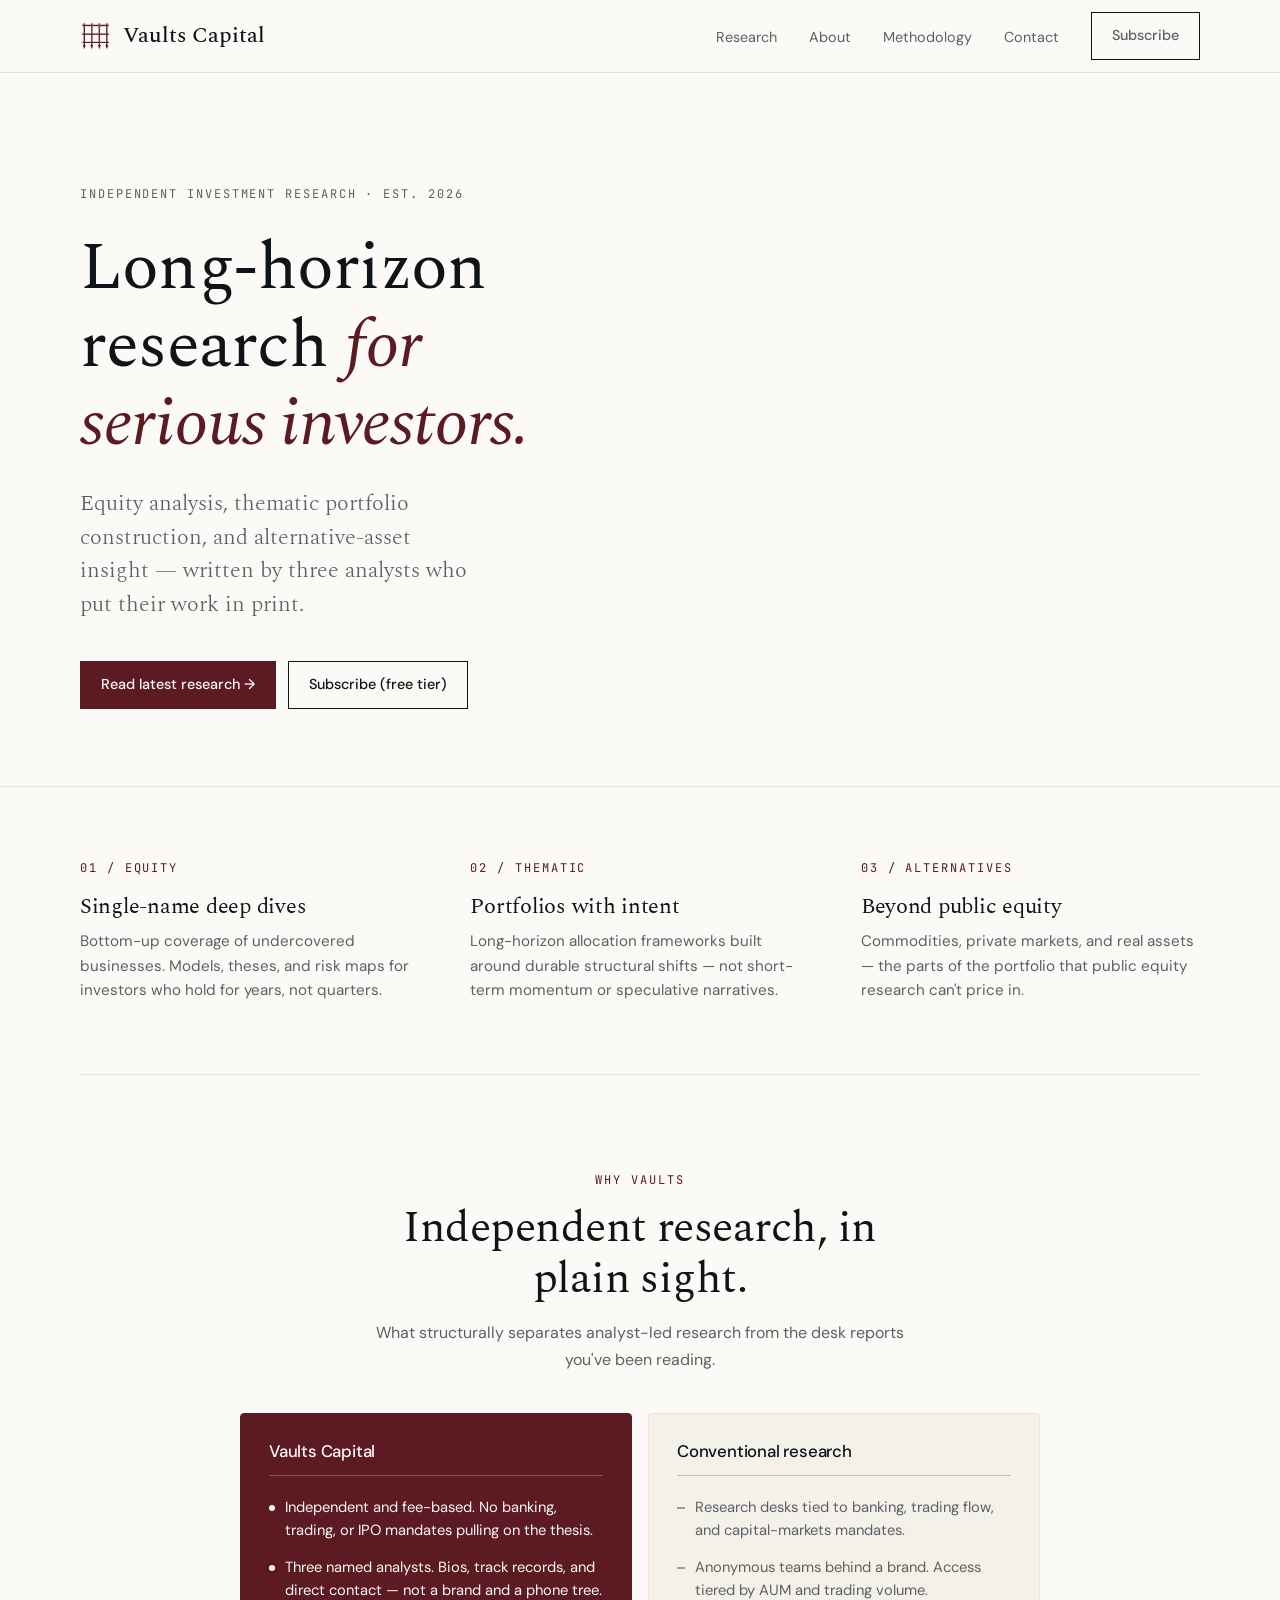
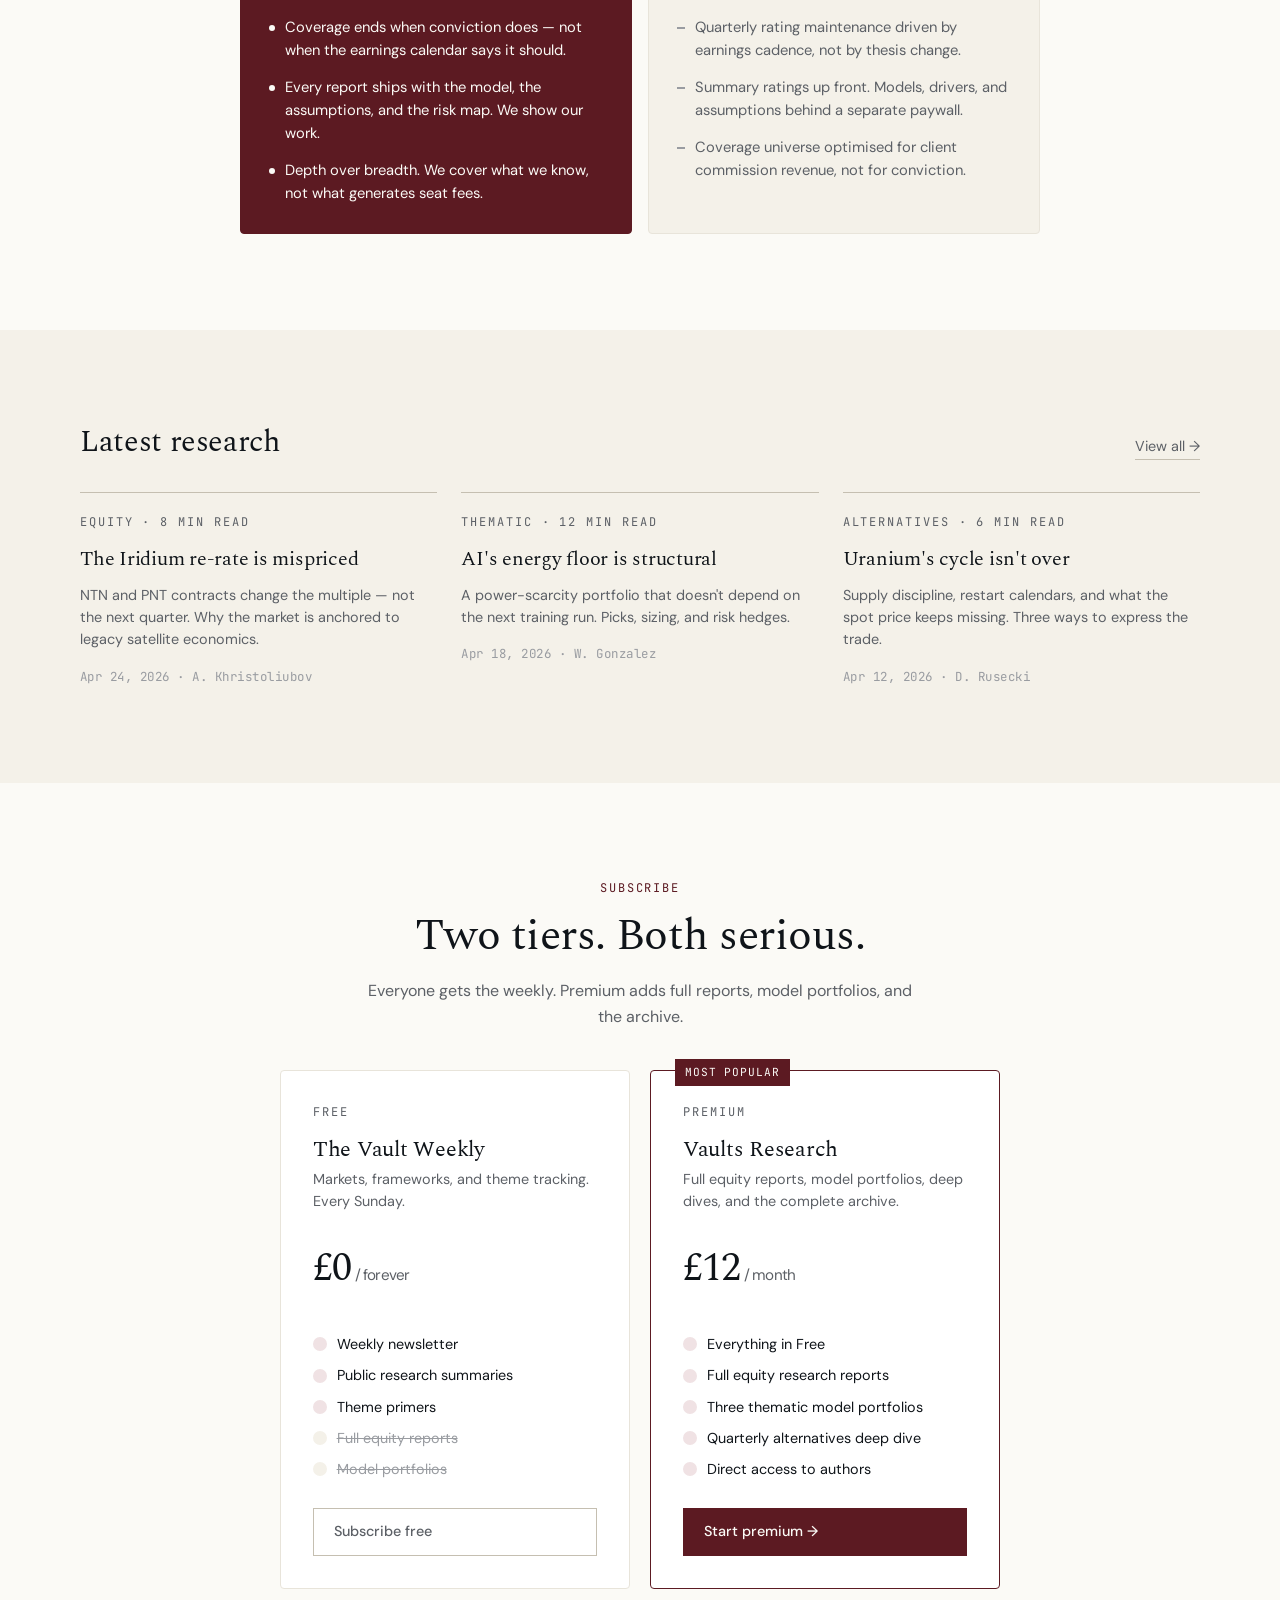
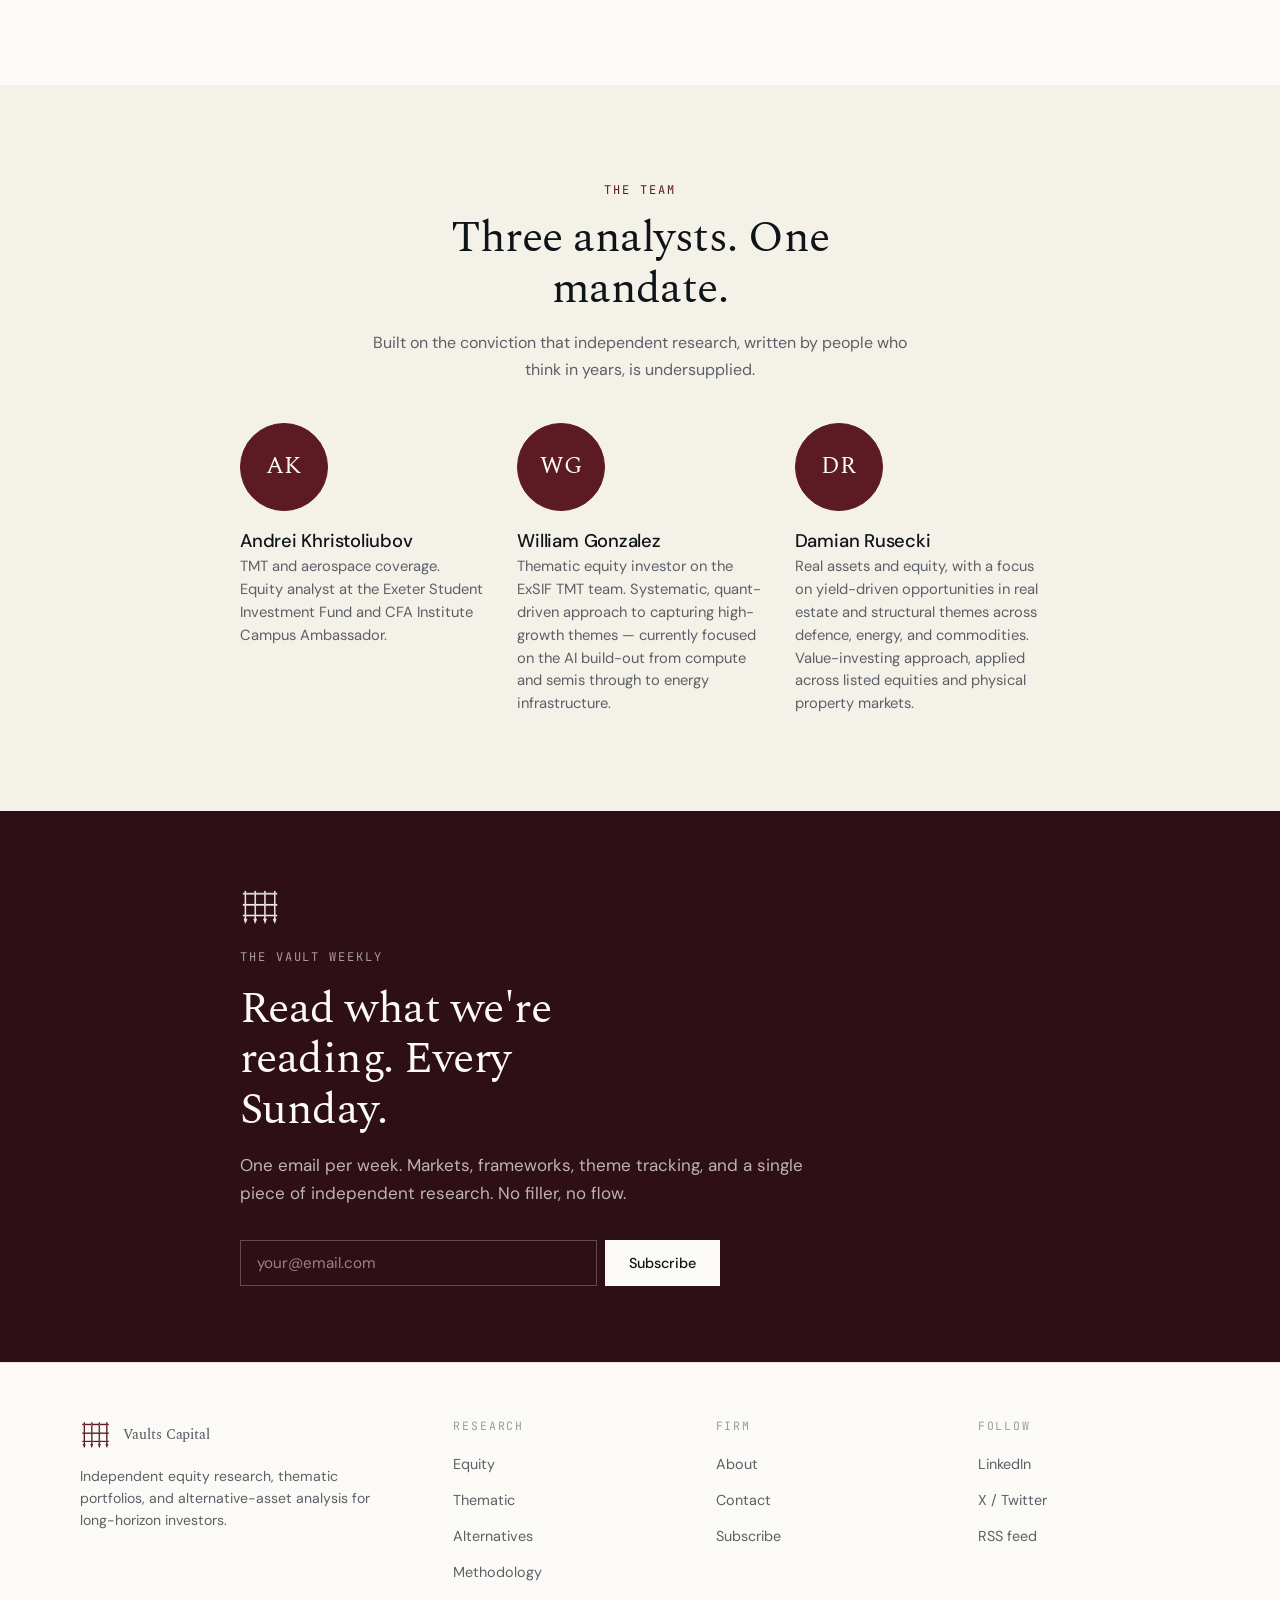
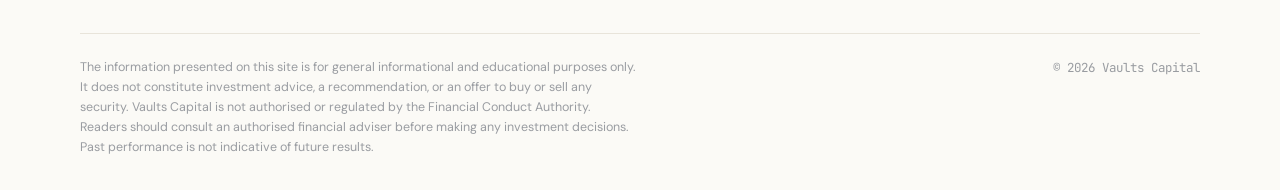
<file: index.html>
<!DOCTYPE html>
<html lang="en">
<head>
  <meta charset="UTF-8" />
  <meta name="viewport" content="width=device-width, initial-scale=1.0" />
  <title>Vaults Capital — Independent investment research</title>
  <meta name="description" content="Independent equity research, thematic portfolio construction, and alternative investment analysis for long-horizon investors." />

  <!-- Open Graph -->
  <meta property="og:title" content="Vaults Capital" />
  <meta property="og:description" content="Independent investment research, in plain sight." />
  <meta property="og:type" content="website" />

  <!-- Favicon (inline SVG) -->
  <link rel="icon" type="image/png" href="assets/favicon.png" />

  <!-- Fonts -->
  <link rel="preconnect" href="https://fonts.googleapis.com" />
  <link rel="preconnect" href="https://fonts.gstatic.com" crossorigin />
  <link href="https://fonts.googleapis.com/css2?family=Spectral:ital,wght@0,300;0,400;0,500;1,300;1,400&family=DM+Sans:wght@300;400;500&family=JetBrains+Mono:wght@400&display=swap" rel="stylesheet" />

  <link rel="stylesheet" href="styles.css" />
</head>
<body>

  <!-- ============ HEADER ============ -->
  <header class="site-header">
    <div class="container nav">
      <a href="index.html" class="brand"><img class="brand-icon" src="assets/vaults-icon.png" alt="" />Vaults Capital</a>
      <nav>
        <ul class="nav-links" id="navLinks">
          <li><a href="research.html">Research</a></li>
          <li><a href="about.html">About</a></li>
          <li><a href="methodology.html">Methodology</a></li>
          <li><a href="contact.html">Contact</a></li>
          <li><a href="subscribe.html" class="btn">Subscribe</a></li>
        </ul>
      </nav>
      <button class="nav-toggle" aria-label="Toggle navigation" id="navToggle">
        <span></span><span></span><span></span>
      </button>
    </div>
  </header>

  <main>

    <!-- ============ HERO ============ -->
    <section class="hero">
      <div class="container">
        <p class="eyebrow reveal">Independent investment research · Est. 2026</p>
        <h1 class="reveal reveal-delay-1">Long-horizon research <em>for serious investors.</em></h1>
        <p class="lede reveal reveal-delay-2">Equity analysis, thematic portfolio construction, and alternative-asset insight — written by three analysts who put their work in print.</p>
        <div class="hero-actions reveal reveal-delay-3">
          <a href="research.html" class="btn btn--primary">Read latest research →</a>
          <a href="subscribe.html" class="btn">Subscribe (free tier)</a>
        </div>
      </div>
    </section>

    <!-- ============ THREE PILLARS ============ -->
    <section class="container">
      <div class="pillars">
        <div class="pillar">
          <span class="eyebrow">01 / Equity</span>
          <h3>Single-name deep dives</h3>
          <p>Bottom-up coverage of undercovered businesses. Models, theses, and risk maps for investors who hold for years, not quarters.</p>
        </div>
        <div class="pillar">
          <span class="eyebrow">02 / Thematic</span>
          <h3>Portfolios with intent</h3>
          <p>Long-horizon allocation frameworks built around durable structural shifts — not short-term momentum or speculative narratives.</p>
        </div>
        <div class="pillar">
          <span class="eyebrow">03 / Alternatives</span>
          <h3>Beyond public equity</h3>
          <p>Commodities, private markets, and real assets — the parts of the portfolio that public equity research can't price in.</p>
        </div>
      </div>
    </section>

    <!-- ============ WHY VAULTS ============ -->
    <section class="section">
      <div class="container container--narrow">
        <div class="section-head">
          <span class="eyebrow">Why Vaults</span>
          <h2>Independent research, in plain sight.</h2>
          <p>What structurally separates analyst-led research from the desk reports you've been reading.</p>
        </div>

        <div class="compare">
          <div class="compare-card compare-card--us">
            <h3>Vaults Capital</h3>
            <ul>
              <li>Independent and fee-based. No banking, trading, or IPO mandates pulling on the thesis.</li>
              <li>Three named analysts. Bios, track records, and direct contact — not a brand and a phone tree.</li>
              <li>Coverage ends when conviction does — not when the earnings calendar says it should.</li>
              <li>Every report ships with the model, the assumptions, and the risk map. We show our work.</li>
              <li>Depth over breadth. We cover what we know, not what generates seat fees.</li>
            </ul>
          </div>
          <div class="compare-card compare-card--them">
            <h3>Conventional research</h3>
            <ul>
              <li>Research desks tied to banking, trading flow, and capital-markets mandates.</li>
              <li>Anonymous teams behind a brand. Access tiered by AUM and trading volume.</li>
              <li>Quarterly rating maintenance driven by earnings cadence, not by thesis change.</li>
              <li>Summary ratings up front. Models, drivers, and assumptions behind a separate paywall.</li>
              <li>Coverage universe optimised for client commission revenue, not for conviction.</li>
            </ul>
          </div>
        </div>
      </div>
    </section>

    <!-- ============ LATEST RESEARCH ============ -->
    <section class="section section--alt">
      <div class="container">
        <div class="feed-head">
          <h2>Latest research</h2>
          <a href="research.html">View all →</a>
        </div>

        <div class="feed">
          <a href="articles/iridium-rerate.html" class="article-card">
            <span class="eyebrow">Equity · 8 min read</span>
            <h3>The Iridium re-rate is mispriced</h3>
            <p class="excerpt">NTN and PNT contracts change the multiple — not the next quarter. Why the market is anchored to legacy satellite economics.</p>
            <div class="meta">Apr 24, 2026 · A. Khristoliubov</div>
          </a>
          <a href="#" class="article-card">
            <span class="eyebrow">Thematic · 12 min read</span>
            <h3>AI's energy floor is structural</h3>
            <p class="excerpt">A power-scarcity portfolio that doesn't depend on the next training run. Picks, sizing, and risk hedges.</p>
            <div class="meta">Apr 18, 2026 · W. Gonzalez</div>
          </a>
          <a href="#" class="article-card">
            <span class="eyebrow">Alternatives · 6 min read</span>
            <h3>Uranium's cycle isn't over</h3>
            <p class="excerpt">Supply discipline, restart calendars, and what the spot price keeps missing. Three ways to express the trade.</p>
            <div class="meta">Apr 12, 2026 · D. Rusecki</div>
          </a>
        </div>
      </div>
    </section>

    <!-- ============ PRICING ============ -->
    <section class="section">
      <div class="container container--narrow">
        <div class="section-head">
          <span class="eyebrow">Subscribe</span>
          <h2>Two tiers. Both serious.</h2>
          <p>Everyone gets the weekly. Premium adds full reports, model portfolios, and the archive.</p>
        </div>

        <div class="pricing">
          <div class="tier">
            <span class="eyebrow">Free</span>
            <h3>The Vault Weekly</h3>
            <p class="tier-desc">Markets, frameworks, and theme tracking. Every Sunday.</p>
            <p class="price">£0<span class="price-suffix"> / forever</span></p>
            <ul>
              <li>Weekly newsletter</li>
              <li>Public research summaries</li>
              <li>Theme primers</li>
              <li data-disabled>Full equity reports</li>
              <li data-disabled>Model portfolios</li>
            </ul>
            <a href="subscribe.html" class="btn btn--ghost">Subscribe free</a>
          </div>
          <div class="tier tier--featured">
            <span class="eyebrow">Premium</span>
            <h3>Vaults Research</h3>
            <p class="tier-desc">Full equity reports, model portfolios, deep dives, and the complete archive.</p>
            <p class="price">£12<span class="price-suffix"> / month</span></p>
            <ul>
              <li>Everything in Free</li>
              <li>Full equity research reports</li>
              <li>Three thematic model portfolios</li>
              <li>Quarterly alternatives deep dive</li>
              <li>Direct access to authors</li>
            </ul>
            <a href="subscribe.html" class="btn btn--primary">Start premium →</a>
          </div>
        </div>
      </div>
    </section>

    <!-- ============ FOUNDERS TEASER ============ -->
    <section class="section section--alt">
      <div class="container container--narrow">
        <div class="section-head">
          <span class="eyebrow">The team</span>
          <h2>Three analysts. One mandate.</h2>
          <p>Built on the conviction that independent research, written by people who think in years, is undersupplied.</p>
        </div>

        <div class="founders">
          <div class="founder">
            <div class="avatar">AK</div>
            <h3>Andrei Khristoliubov</h3>
            <p>TMT and aerospace coverage. Equity analyst at the Exeter Student Investment Fund and CFA Institute Campus Ambassador.</p>
          </div>
          <div class="founder">
            <div class="avatar">WG</div>
            <h3>William Gonzalez</h3>
            <p>Thematic equity investor on the ExSIF TMT team. Systematic, quant-driven approach to capturing high-growth themes — currently focused on the AI build-out from compute and semis through to energy infrastructure.</p>
          </div>
          <div class="founder">
            <div class="avatar">DR</div>
            <h3>Damian Rusecki</h3>
            <p>Real assets and equity, with a focus on yield-driven opportunities in real estate and structural themes across defence, energy, and commodities. Value-investing approach, applied across listed equities and physical property markets.</p>
          </div>
        </div>
      </div>
    </section>

    <!-- ============ NEWSLETTER CTA ============ -->
    <section class="newsletter">
      <div class="container container--narrow">
        <img src="assets/vaults-icon-cream.png" alt="" style="height: 36px; width: auto; display: block; margin: 0 0 1.5rem; opacity: 0.95;" />
        <span class="eyebrow" style="color: rgba(251,250,246,0.6); display: block; margin-bottom: 1rem;">The Vault Weekly</span>
        <h2>Read what we're reading. Every Sunday.</h2>
        <p>One email per week. Markets, frameworks, theme tracking, and a single piece of independent research. No filler, no flow.</p>
        <form class="newsletter-form" onsubmit="event.preventDefault(); alert('Connect this form to Beehiiv, ConvertKit, or Substack at launch.');">
          <input type="email" placeholder="your@email.com" required aria-label="Email address" />
          <button type="submit">Subscribe</button>
        </form>
      </div>
    </section>

  </main>

  <!-- ============ FOOTER ============ -->
  <footer class="site-footer">
    <div class="container">
      <div class="footer-top">
        <div>
          <a href="index.html" class="brand"><img class="brand-icon" src="assets/vaults-icon.png" alt="" />Vaults Capital</a>
          <p style="margin-top: 1rem; font-size: 0.88rem; color: var(--ink-muted); max-width: 32ch; line-height: 1.55;">Independent equity research, thematic portfolios, and alternative-asset analysis for long-horizon investors.</p>
        </div>
        <div>
          <h4>Research</h4>
          <ul>
            <li><a href="research.html?filter=equity">Equity</a></li>
            <li><a href="research.html?filter=thematic">Thematic</a></li>
            <li><a href="research.html?filter=alternatives">Alternatives</a></li>
            <li><a href="methodology.html">Methodology</a></li>
          </ul>
        </div>
        <div>
          <h4>Firm</h4>
          <ul>
            <li><a href="about.html">About</a></li>
            <li><a href="contact.html">Contact</a></li>
            <li><a href="subscribe.html">Subscribe</a></li>
          </ul>
        </div>
        <div>
          <h4>Follow</h4>
          <ul>
            <li><a href="#">LinkedIn</a></li>
            <li><a href="#">X / Twitter</a></li>
            <li><a href="#">RSS feed</a></li>
          </ul>
        </div>
      </div>
      <div class="footer-bottom">
        <p class="disclaimer">The information presented on this site is for general informational and educational purposes only. It does not constitute investment advice, a recommendation, or an offer to buy or sell any security. Vaults Capital is not authorised or regulated by the Financial Conduct Authority. Readers should consult an authorised financial adviser before making any investment decisions. Past performance is not indicative of future results.</p>
        <p class="copyright">© 2026 Vaults Capital</p>
      </div>
    </div>
  </footer>

  <script src="script.js"></script>
</body>
</html>
</file>
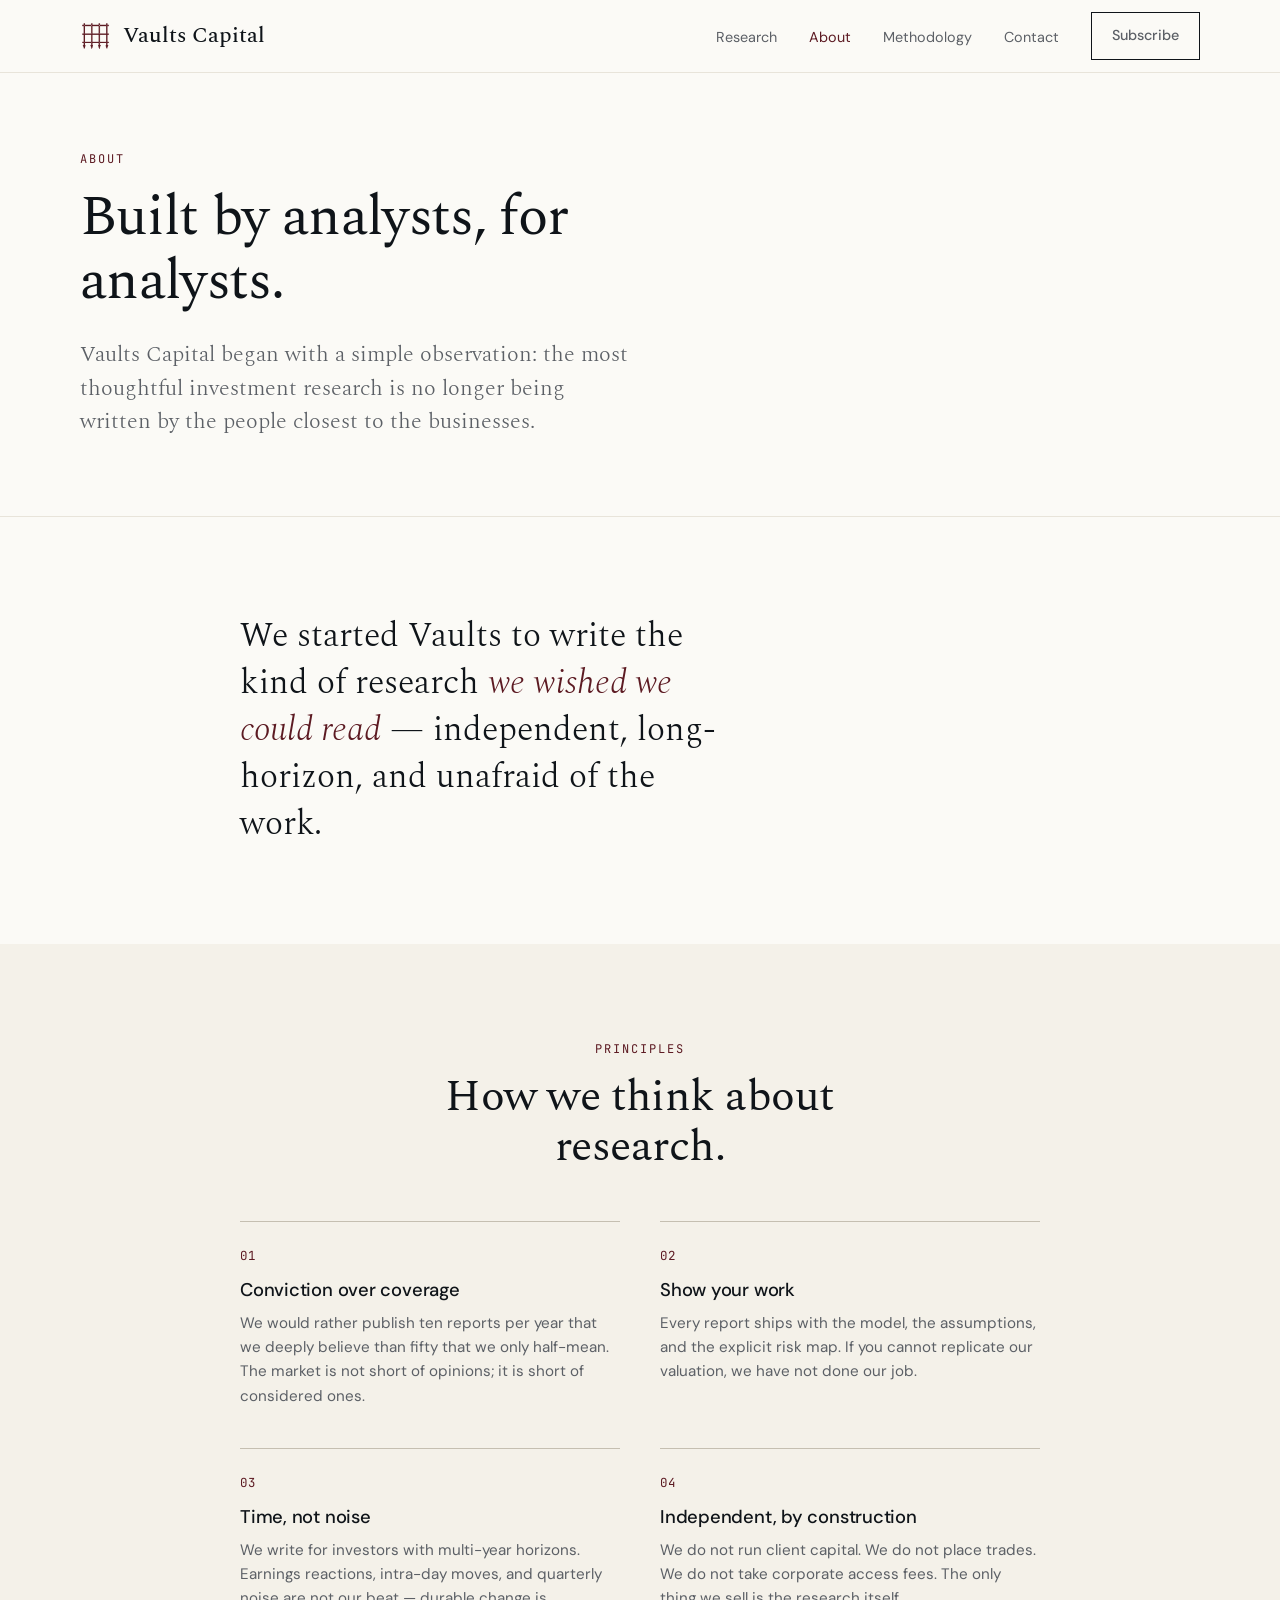
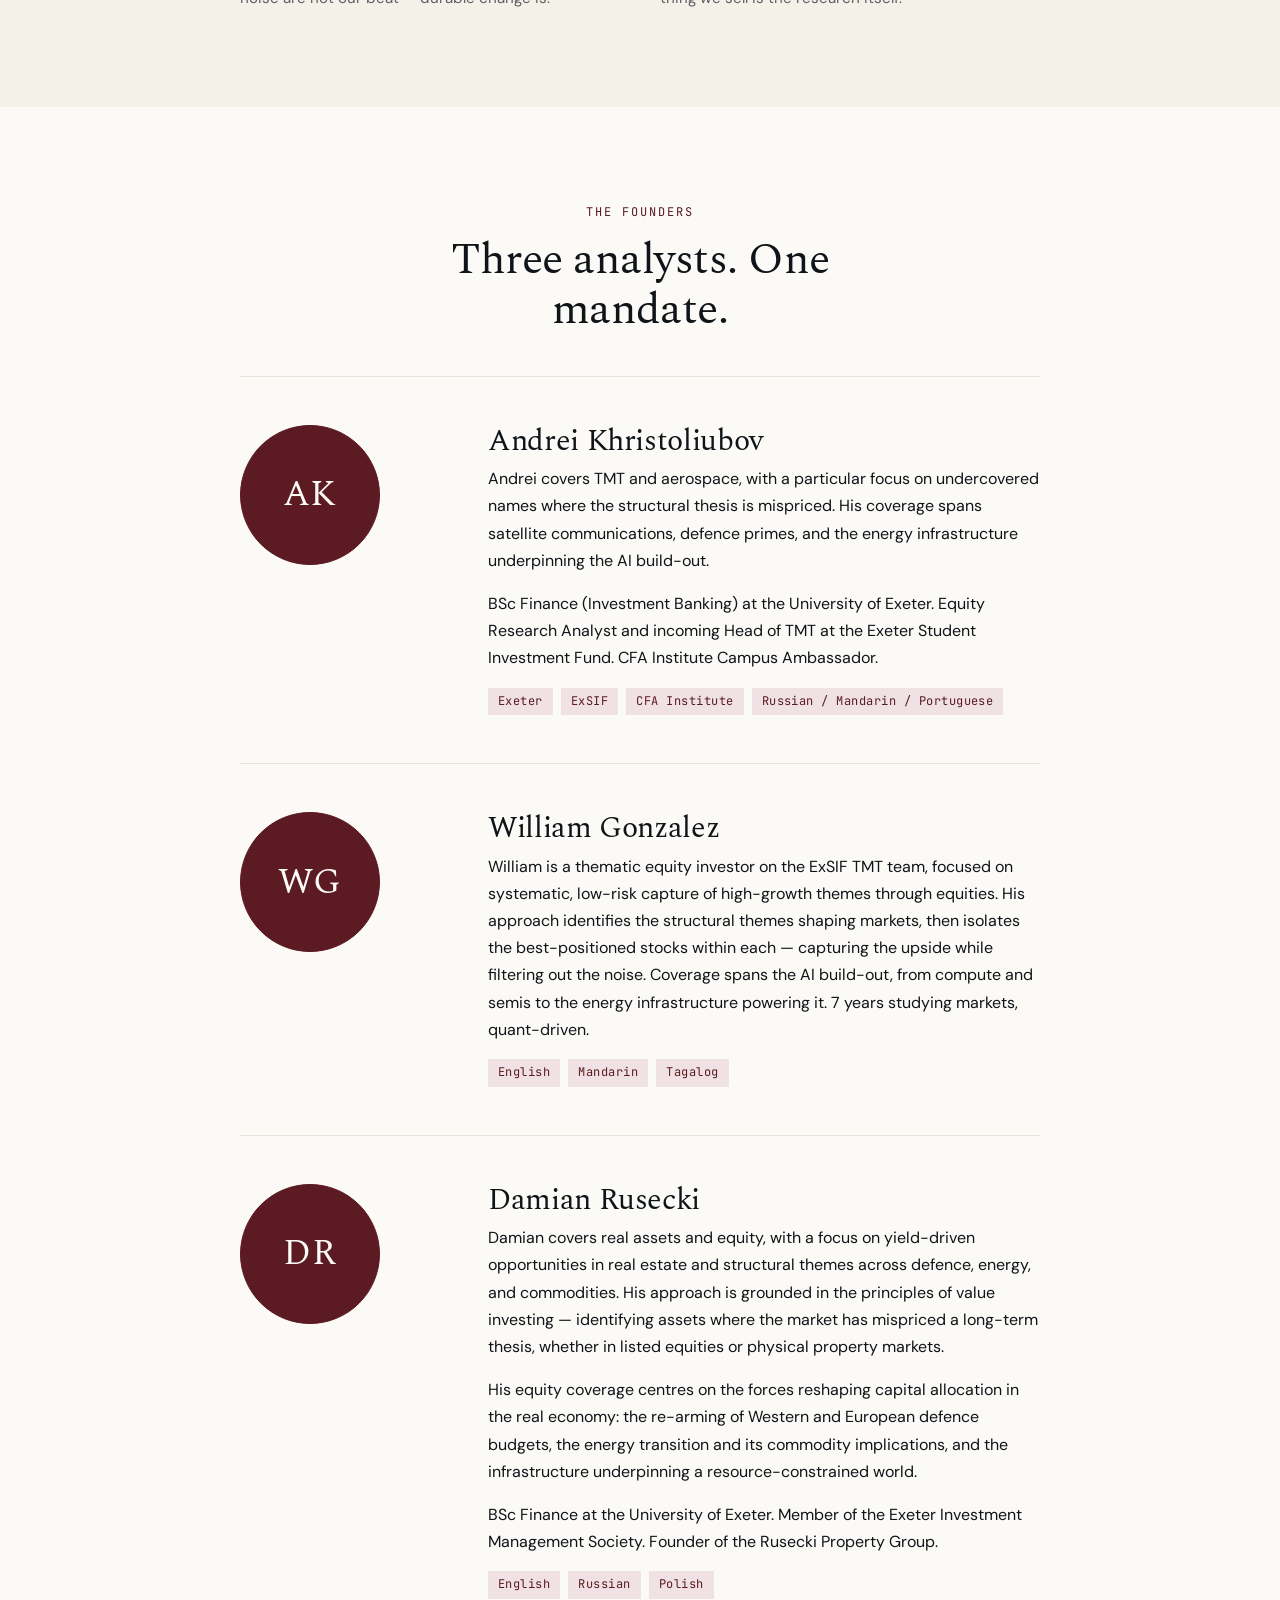
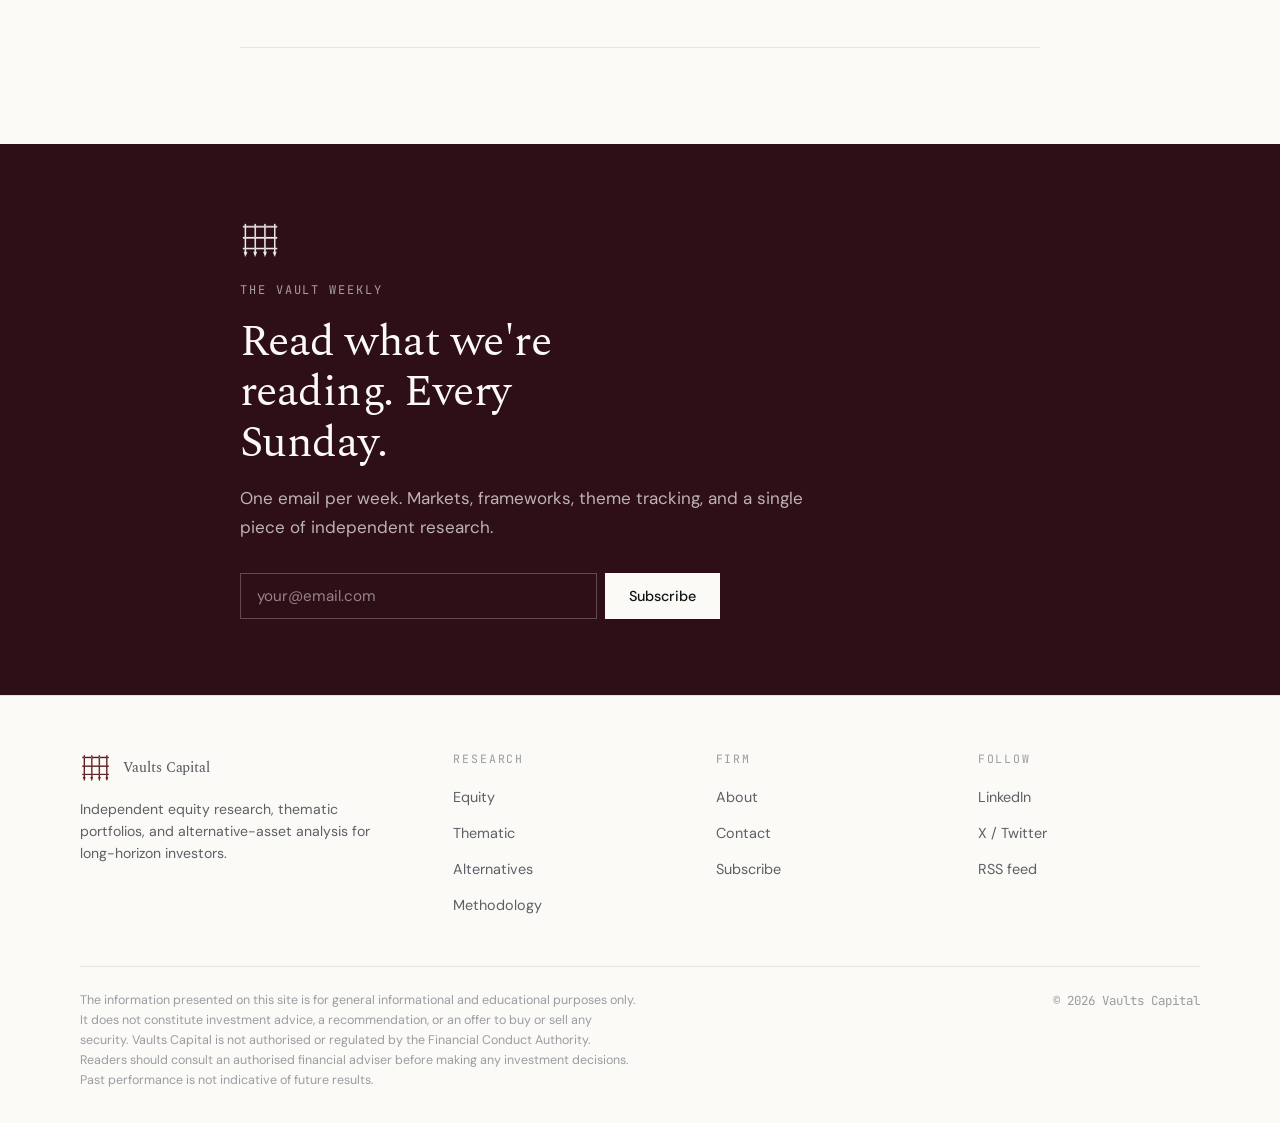
<file: about.html>
<!DOCTYPE html>
<html lang="en">
<head>
  <meta charset="UTF-8" />
  <meta name="viewport" content="width=device-width, initial-scale=1.0" />
  <title>About — Vaults Capital</title>
  <meta name="description" content="Three analysts, one mandate. Meet the founders of Vaults Capital and read our research principles." />
  <link rel="icon" type="image/png" href="assets/favicon.png" />
  <link rel="preconnect" href="https://fonts.googleapis.com" />
  <link rel="preconnect" href="https://fonts.gstatic.com" crossorigin />
  <link href="https://fonts.googleapis.com/css2?family=Spectral:ital,wght@0,300;0,400;0,500;1,300;1,400&family=DM+Sans:wght@300;400;500&family=JetBrains+Mono:wght@400&display=swap" rel="stylesheet" />
  <link rel="stylesheet" href="styles.css" />
</head>
<body>

  <header class="site-header">
    <div class="container nav">
      <a href="index.html" class="brand"><img class="brand-icon" src="assets/vaults-icon.png" alt="" />Vaults Capital</a>
      <nav>
        <ul class="nav-links" id="navLinks">
          <li><a href="research.html">Research</a></li>
          <li><a href="about.html" class="is-active">About</a></li>
          <li><a href="methodology.html">Methodology</a></li>
          <li><a href="contact.html">Contact</a></li>
          <li><a href="subscribe.html" class="btn">Subscribe</a></li>
        </ul>
      </nav>
      <button class="nav-toggle" aria-label="Toggle navigation" id="navToggle">
        <span></span><span></span><span></span>
      </button>
    </div>
  </header>

  <main>

    <!-- ============ PAGE HERO ============ -->
    <section class="page-hero">
      <div class="container">
        <span class="eyebrow reveal">About</span>
        <h1 class="reveal reveal-delay-1">Built by analysts, for analysts.</h1>
        <p class="lede reveal reveal-delay-2">Vaults Capital began with a simple observation: the most thoughtful investment research is no longer being written by the people closest to the businesses.</p>
      </div>
    </section>

    <!-- ============ STATEMENT ============ -->
    <section class="section">
      <div class="container container--narrow">
        <p class="about-statement">We started Vaults to write the kind of research <em>we wished we could read</em> — independent, long-horizon, and unafraid of the work.</p>
      </div>
    </section>

    <!-- ============ PRINCIPLES ============ -->
    <section class="section section--alt">
      <div class="container container--narrow">
        <div class="section-head">
          <span class="eyebrow">Principles</span>
          <h2>How we think about research.</h2>
        </div>
        <div class="principles">
          <div class="principle">
            <span class="principle-num">01</span>
            <h3>Conviction over coverage</h3>
            <p>We would rather publish ten reports per year that we deeply believe than fifty that we only half-mean. The market is not short of opinions; it is short of considered ones.</p>
          </div>
          <div class="principle">
            <span class="principle-num">02</span>
            <h3>Show your work</h3>
            <p>Every report ships with the model, the assumptions, and the explicit risk map. If you cannot replicate our valuation, we have not done our job.</p>
          </div>
          <div class="principle">
            <span class="principle-num">03</span>
            <h3>Time, not noise</h3>
            <p>We write for investors with multi-year horizons. Earnings reactions, intra-day moves, and quarterly noise are not our beat — durable change is.</p>
          </div>
          <div class="principle">
            <span class="principle-num">04</span>
            <h3>Independent, by construction</h3>
            <p>We do not run client capital. We do not place trades. We do not take corporate access fees. The only thing we sell is the research itself.</p>
          </div>
        </div>
      </div>
    </section>

    <!-- ============ FOUNDERS DETAIL ============ -->
    <section class="section">
      <div class="container container--narrow">
        <div class="section-head">
          <span class="eyebrow">The founders</span>
          <h2>Three analysts. One mandate.</h2>
        </div>

        <div class="founder-detail">
          <div class="avatar">AK</div>
          <div>
            <h3>Andrei Khristoliubov</h3>
            <p>Andrei covers TMT and aerospace, with a particular focus on undercovered names where the structural thesis is mispriced. His coverage spans satellite communications, defence primes, and the energy infrastructure underpinning the AI build-out.</p>
            <p>BSc Finance (Investment Banking) at the University of Exeter. Equity Research Analyst and incoming Head of TMT at the Exeter Student Investment Fund. CFA Institute Campus Ambassador.</p>
            <div class="credentials">
              <span>Exeter</span>
              <span>ExSIF</span>
              <span>CFA Institute</span>
              <span>Russian / Mandarin / Portuguese</span>
            </div>
          </div>
        </div>

        <div class="founder-detail">
          <div class="avatar">WG</div>
          <div>
            <h3>William Gonzalez</h3>
            <p>William is a thematic equity investor on the ExSIF TMT team, focused on systematic, low-risk capture of high-growth themes through equities. His approach identifies the structural themes shaping markets, then isolates the best-positioned stocks within each — capturing the upside while filtering out the noise. Coverage spans the AI build-out, from compute and semis to the energy infrastructure powering it. 7 years studying markets, quant-driven.</p>
            <div class="credentials">
              <span>English</span>
              <span>Mandarin</span>
              <span>Tagalog</span>
            </div>
          </div>
        </div>

        <div class="founder-detail">
          <div class="avatar">DR</div>
          <div>
            <h3>Damian Rusecki</h3>
            <p>Damian covers real assets and equity, with a focus on yield-driven opportunities in real estate and structural themes across defence, energy, and commodities. His approach is grounded in the principles of value investing — identifying assets where the market has mispriced a long-term thesis, whether in listed equities or physical property markets.</p>
            <p>His equity coverage centres on the forces reshaping capital allocation in the real economy: the re-arming of Western and European defence budgets, the energy transition and its commodity implications, and the infrastructure underpinning a resource-constrained world.</p>
            <p>BSc Finance at the University of Exeter. Member of the Exeter Investment Management Society. Founder of the Rusecki Property Group.</p>
            <div class="credentials">
              <span>English</span>
              <span>Russian</span>
              <span>Polish</span>
            </div>
          </div>
        </div>
      </div>
    </section>

    <!-- ============ NEWSLETTER ============ -->
    <section class="newsletter">
      <div class="container container--narrow">
        <img src="assets/vaults-icon-cream.png" alt="" style="height: 36px; width: auto; display: block; margin: 0 0 1.5rem; opacity: 0.95;" />
        <span class="eyebrow" style="color: rgba(251,250,246,0.6); display: block; margin-bottom: 1rem;">The Vault Weekly</span>
        <h2>Read what we're reading. Every Sunday.</h2>
        <p>One email per week. Markets, frameworks, theme tracking, and a single piece of independent research.</p>
        <form class="newsletter-form" onsubmit="event.preventDefault(); alert('Connect this form to Beehiiv, ConvertKit, or Substack at launch.');">
          <input type="email" placeholder="your@email.com" required aria-label="Email address" />
          <button type="submit">Subscribe</button>
        </form>
      </div>
    </section>

  </main>

  <footer class="site-footer">
    <div class="container">
      <div class="footer-top">
        <div>
          <a href="index.html" class="brand"><img class="brand-icon" src="assets/vaults-icon.png" alt="" />Vaults Capital</a>
          <p style="margin-top: 1rem; font-size: 0.88rem; color: var(--ink-muted); max-width: 32ch; line-height: 1.55;">Independent equity research, thematic portfolios, and alternative-asset analysis for long-horizon investors.</p>
        </div>
        <div>
          <h4>Research</h4>
          <ul>
            <li><a href="research.html?filter=equity">Equity</a></li>
            <li><a href="research.html?filter=thematic">Thematic</a></li>
            <li><a href="research.html?filter=alternatives">Alternatives</a></li>
            <li><a href="methodology.html">Methodology</a></li>
          </ul>
        </div>
        <div>
          <h4>Firm</h4>
          <ul>
            <li><a href="about.html">About</a></li>
            <li><a href="contact.html">Contact</a></li>
            <li><a href="subscribe.html">Subscribe</a></li>
          </ul>
        </div>
        <div>
          <h4>Follow</h4>
          <ul>
            <li><a href="#">LinkedIn</a></li>
            <li><a href="#">X / Twitter</a></li>
            <li><a href="#">RSS feed</a></li>
          </ul>
        </div>
      </div>
      <div class="footer-bottom">
        <p class="disclaimer">The information presented on this site is for general informational and educational purposes only. It does not constitute investment advice, a recommendation, or an offer to buy or sell any security. Vaults Capital is not authorised or regulated by the Financial Conduct Authority. Readers should consult an authorised financial adviser before making any investment decisions. Past performance is not indicative of future results.</p>
        <p class="copyright">© 2026 Vaults Capital</p>
      </div>
    </div>
  </footer>

  <script src="script.js"></script>
</body>
</html>
</file>
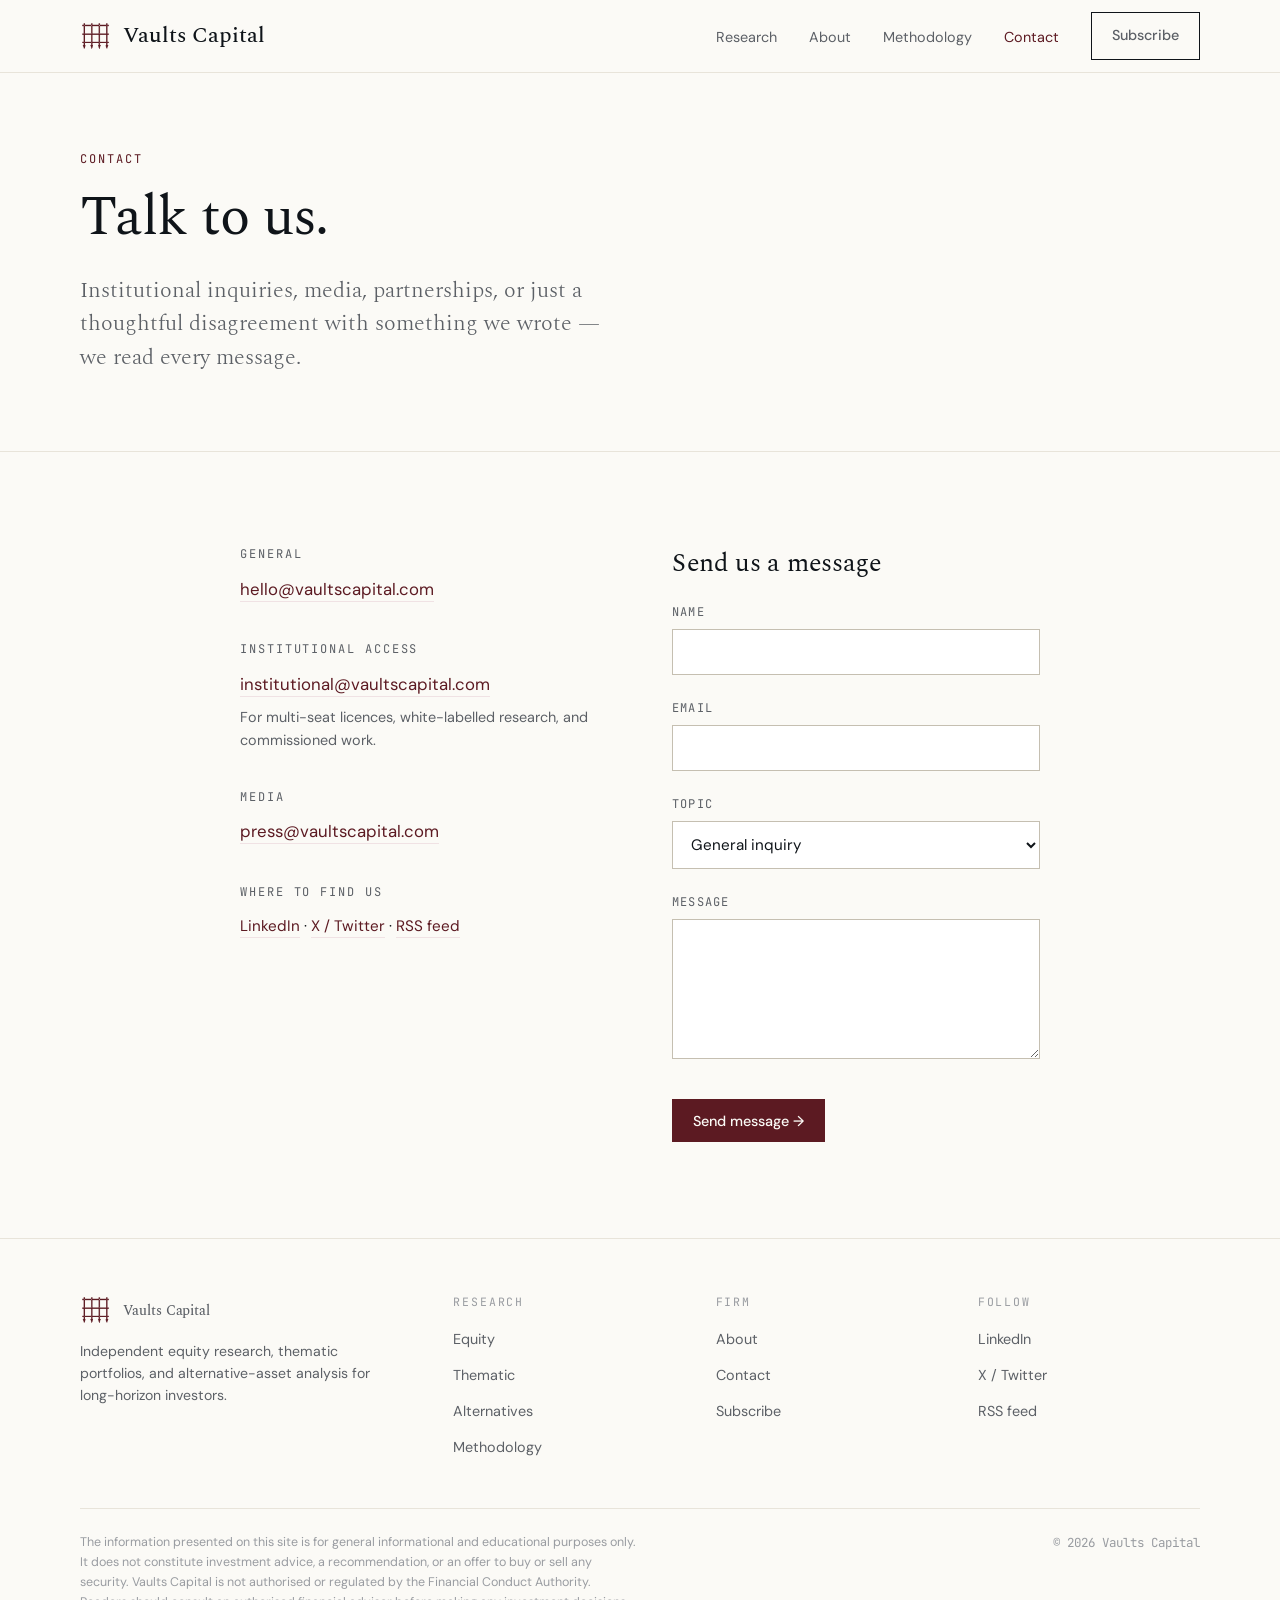
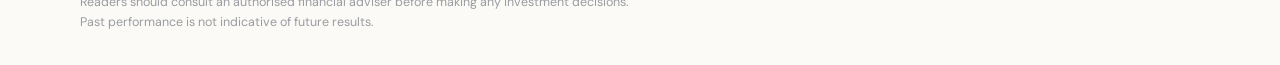
<file: contact.html>
<!DOCTYPE html>
<html lang="en">
<head>
  <meta charset="UTF-8" />
  <meta name="viewport" content="width=device-width, initial-scale=1.0" />
  <title>Contact — Vaults Capital</title>
  <meta name="description" content="Get in touch with Vaults Capital. Editorial, institutional, and media inquiries." />
  <link rel="icon" type="image/png" href="assets/favicon.png" />
  <link rel="preconnect" href="https://fonts.googleapis.com" />
  <link rel="preconnect" href="https://fonts.gstatic.com" crossorigin />
  <link href="https://fonts.googleapis.com/css2?family=Spectral:ital,wght@0,300;0,400;0,500;1,300;1,400&family=DM+Sans:wght@300;400;500&family=JetBrains+Mono:wght@400&display=swap" rel="stylesheet" />
  <link rel="stylesheet" href="styles.css" />
  <style>
    .contact-form {
      display: flex;
      flex-direction: column;
      gap: 1rem;
    }
    .contact-form label {
      font-family: var(--font-mono);
      font-size: 0.75rem;
      letter-spacing: 0.1em;
      text-transform: uppercase;
      color: var(--ink-muted);
      margin-bottom: 0.4rem;
      display: block;
    }
    .contact-form input,
    .contact-form select,
    .contact-form textarea {
      width: 100%;
      padding: 0.75rem 0.85rem;
      border: 1px solid var(--border-strong);
      background: var(--bg-elevated);
      color: var(--ink);
      font-family: inherit;
      font-size: 0.95rem;
      transition: border-color 200ms var(--ease);
    }
    .contact-form input:focus,
    .contact-form select:focus,
    .contact-form textarea:focus {
      outline: none;
      border-color: var(--accent);
    }
    .contact-form textarea { min-height: 140px; resize: vertical; }
    .contact-form .field { margin-bottom: 0.5rem; }
    .contact-form button { align-self: flex-start; margin-top: 0.5rem; }
  </style>
</head>
<body>

  <header class="site-header">
    <div class="container nav">
      <a href="index.html" class="brand"><img class="brand-icon" src="assets/vaults-icon.png" alt="" />Vaults Capital</a>
      <nav>
        <ul class="nav-links" id="navLinks">
          <li><a href="research.html">Research</a></li>
          <li><a href="about.html">About</a></li>
          <li><a href="methodology.html">Methodology</a></li>
          <li><a href="contact.html" class="is-active">Contact</a></li>
          <li><a href="subscribe.html" class="btn">Subscribe</a></li>
        </ul>
      </nav>
      <button class="nav-toggle" aria-label="Toggle navigation" id="navToggle">
        <span></span><span></span><span></span>
      </button>
    </div>
  </header>

  <main>

    <section class="page-hero">
      <div class="container">
        <span class="eyebrow reveal">Contact</span>
        <h1 class="reveal reveal-delay-1">Talk to us.</h1>
        <p class="lede reveal reveal-delay-2">Institutional inquiries, media, partnerships, or just a thoughtful disagreement with something we wrote — we read every message.</p>
      </div>
    </section>

    <section class="section">
      <div class="container container--narrow">
        <div class="contact-grid">
          <div>
            <div class="contact-block" style="margin-bottom: 2.5rem;">
              <h3>General</h3>
              <p><a href="mailto:hello@vaultscapital.com">hello@vaultscapital.com</a></p>
            </div>
            <div class="contact-block" style="margin-bottom: 2.5rem;">
              <h3>Institutional access</h3>
              <p><a href="mailto:institutional@vaultscapital.com">institutional@vaultscapital.com</a></p>
              <p style="font-size: 0.9rem; color: var(--ink-muted); margin-top: 0.5rem; line-height: 1.55;">For multi-seat licences, white-labelled research, and commissioned work.</p>
            </div>
            <div class="contact-block" style="margin-bottom: 2.5rem;">
              <h3>Media</h3>
              <p><a href="mailto:press@vaultscapital.com">press@vaultscapital.com</a></p>
            </div>
            <div class="contact-block">
              <h3>Where to find us</h3>
              <p style="font-size: 0.95rem;"><a href="#">LinkedIn</a> · <a href="#">X / Twitter</a> · <a href="#">RSS feed</a></p>
            </div>
          </div>
          <div>
            <h3 style="font-family: var(--font-serif); font-weight: 400; font-size: 1.65rem; margin-bottom: 1.5rem;">Send us a message</h3>
            <form class="contact-form" onsubmit="event.preventDefault(); alert('Hook this up to Formspree, Getform, Netlify Forms, or your own backend at launch.');">
              <div class="field">
                <label for="name">Name</label>
                <input type="text" id="name" name="name" required />
              </div>
              <div class="field">
                <label for="email">Email</label>
                <input type="email" id="email" name="email" required />
              </div>
              <div class="field">
                <label for="topic">Topic</label>
                <select id="topic" name="topic">
                  <option>General inquiry</option>
                  <option>Institutional access</option>
                  <option>Media / press</option>
                  <option>Partnership</option>
                  <option>Feedback on a report</option>
                </select>
              </div>
              <div class="field">
                <label for="message">Message</label>
                <textarea id="message" name="message" required></textarea>
              </div>
              <button type="submit" class="btn btn--primary">Send message →</button>
            </form>
          </div>
        </div>
      </div>
    </section>

  </main>

  <footer class="site-footer">
    <div class="container">
      <div class="footer-top">
        <div>
          <a href="index.html" class="brand"><img class="brand-icon" src="assets/vaults-icon.png" alt="" />Vaults Capital</a>
          <p style="margin-top: 1rem; font-size: 0.88rem; color: var(--ink-muted); max-width: 32ch; line-height: 1.55;">Independent equity research, thematic portfolios, and alternative-asset analysis for long-horizon investors.</p>
        </div>
        <div>
          <h4>Research</h4>
          <ul>
            <li><a href="research.html?filter=equity">Equity</a></li>
            <li><a href="research.html?filter=thematic">Thematic</a></li>
            <li><a href="research.html?filter=alternatives">Alternatives</a></li>
            <li><a href="methodology.html">Methodology</a></li>
          </ul>
        </div>
        <div>
          <h4>Firm</h4>
          <ul>
            <li><a href="about.html">About</a></li>
            <li><a href="contact.html">Contact</a></li>
            <li><a href="subscribe.html">Subscribe</a></li>
          </ul>
        </div>
        <div>
          <h4>Follow</h4>
          <ul>
            <li><a href="#">LinkedIn</a></li>
            <li><a href="#">X / Twitter</a></li>
            <li><a href="#">RSS feed</a></li>
          </ul>
        </div>
      </div>
      <div class="footer-bottom">
        <p class="disclaimer">The information presented on this site is for general informational and educational purposes only. It does not constitute investment advice, a recommendation, or an offer to buy or sell any security. Vaults Capital is not authorised or regulated by the Financial Conduct Authority. Readers should consult an authorised financial adviser before making any investment decisions. Past performance is not indicative of future results.</p>
        <p class="copyright">© 2026 Vaults Capital</p>
      </div>
    </div>
  </footer>

  <script src="script.js"></script>
</body>
</html>
</file>
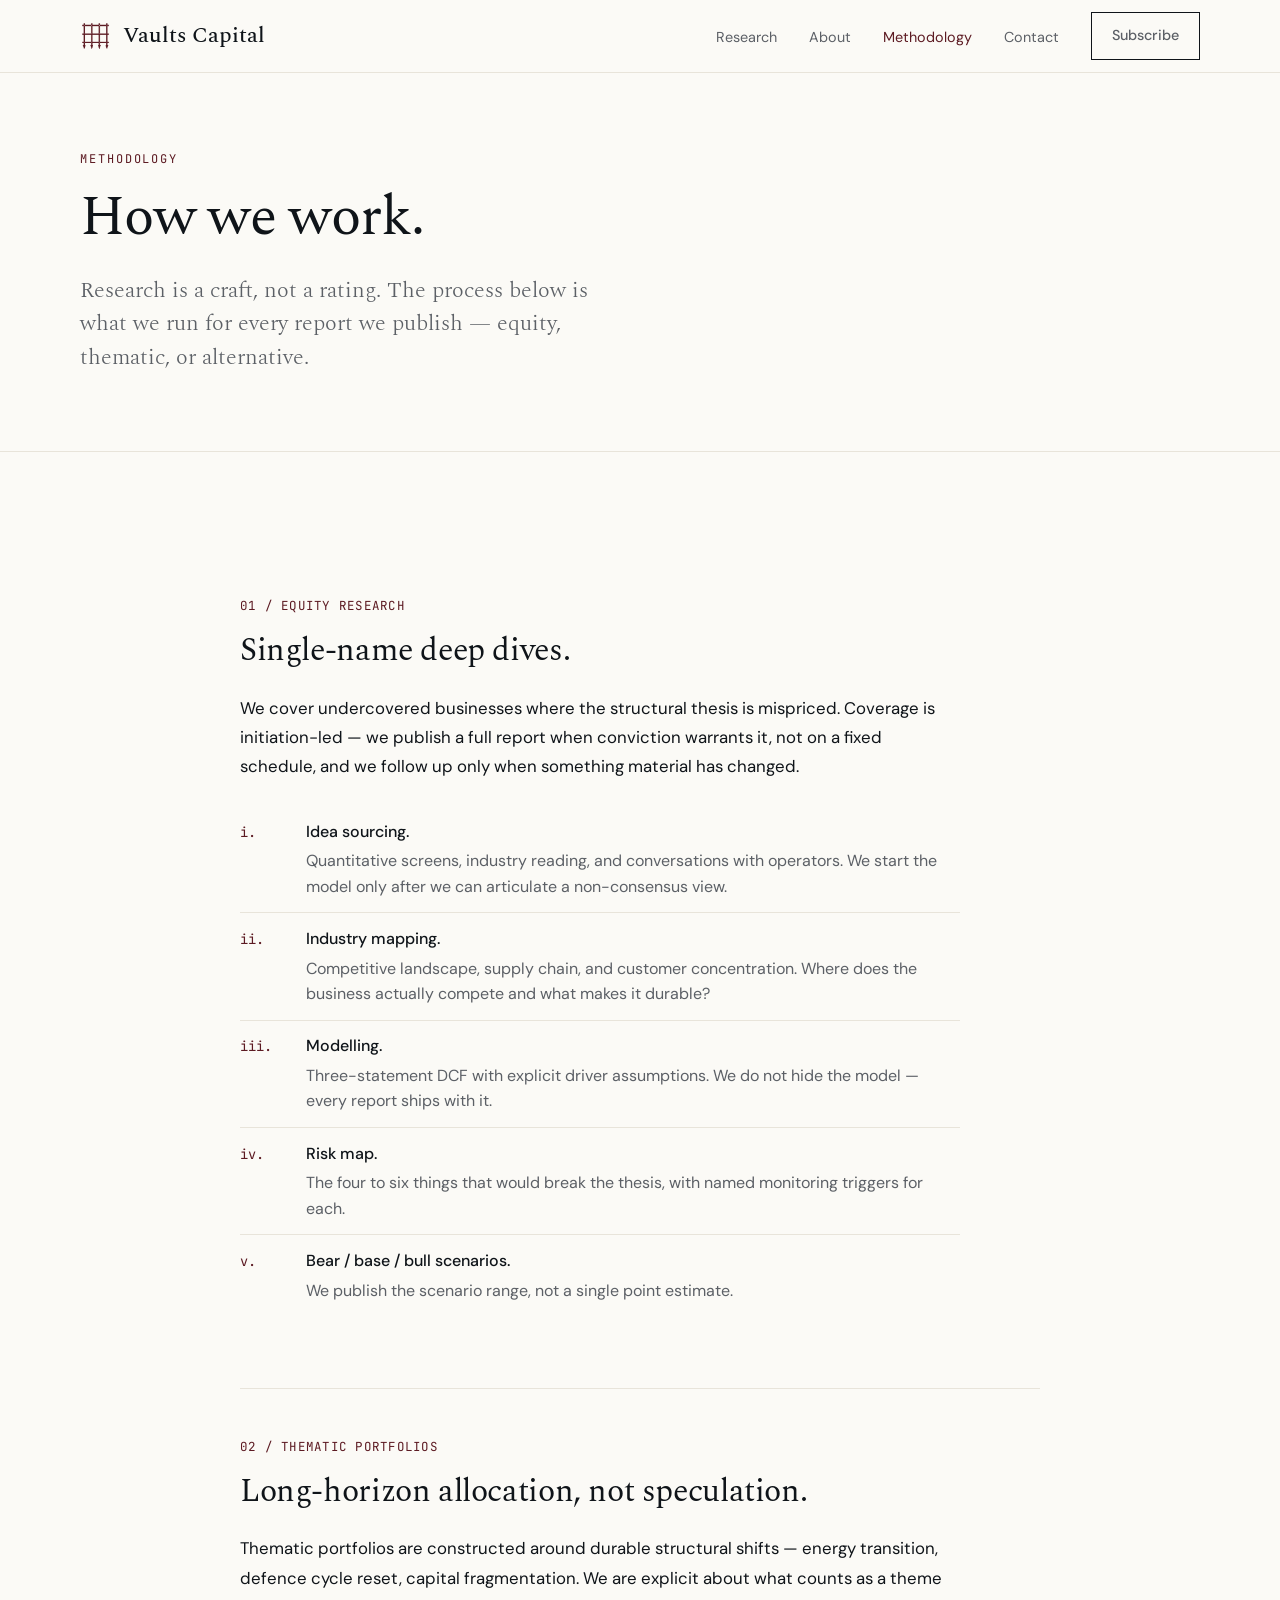
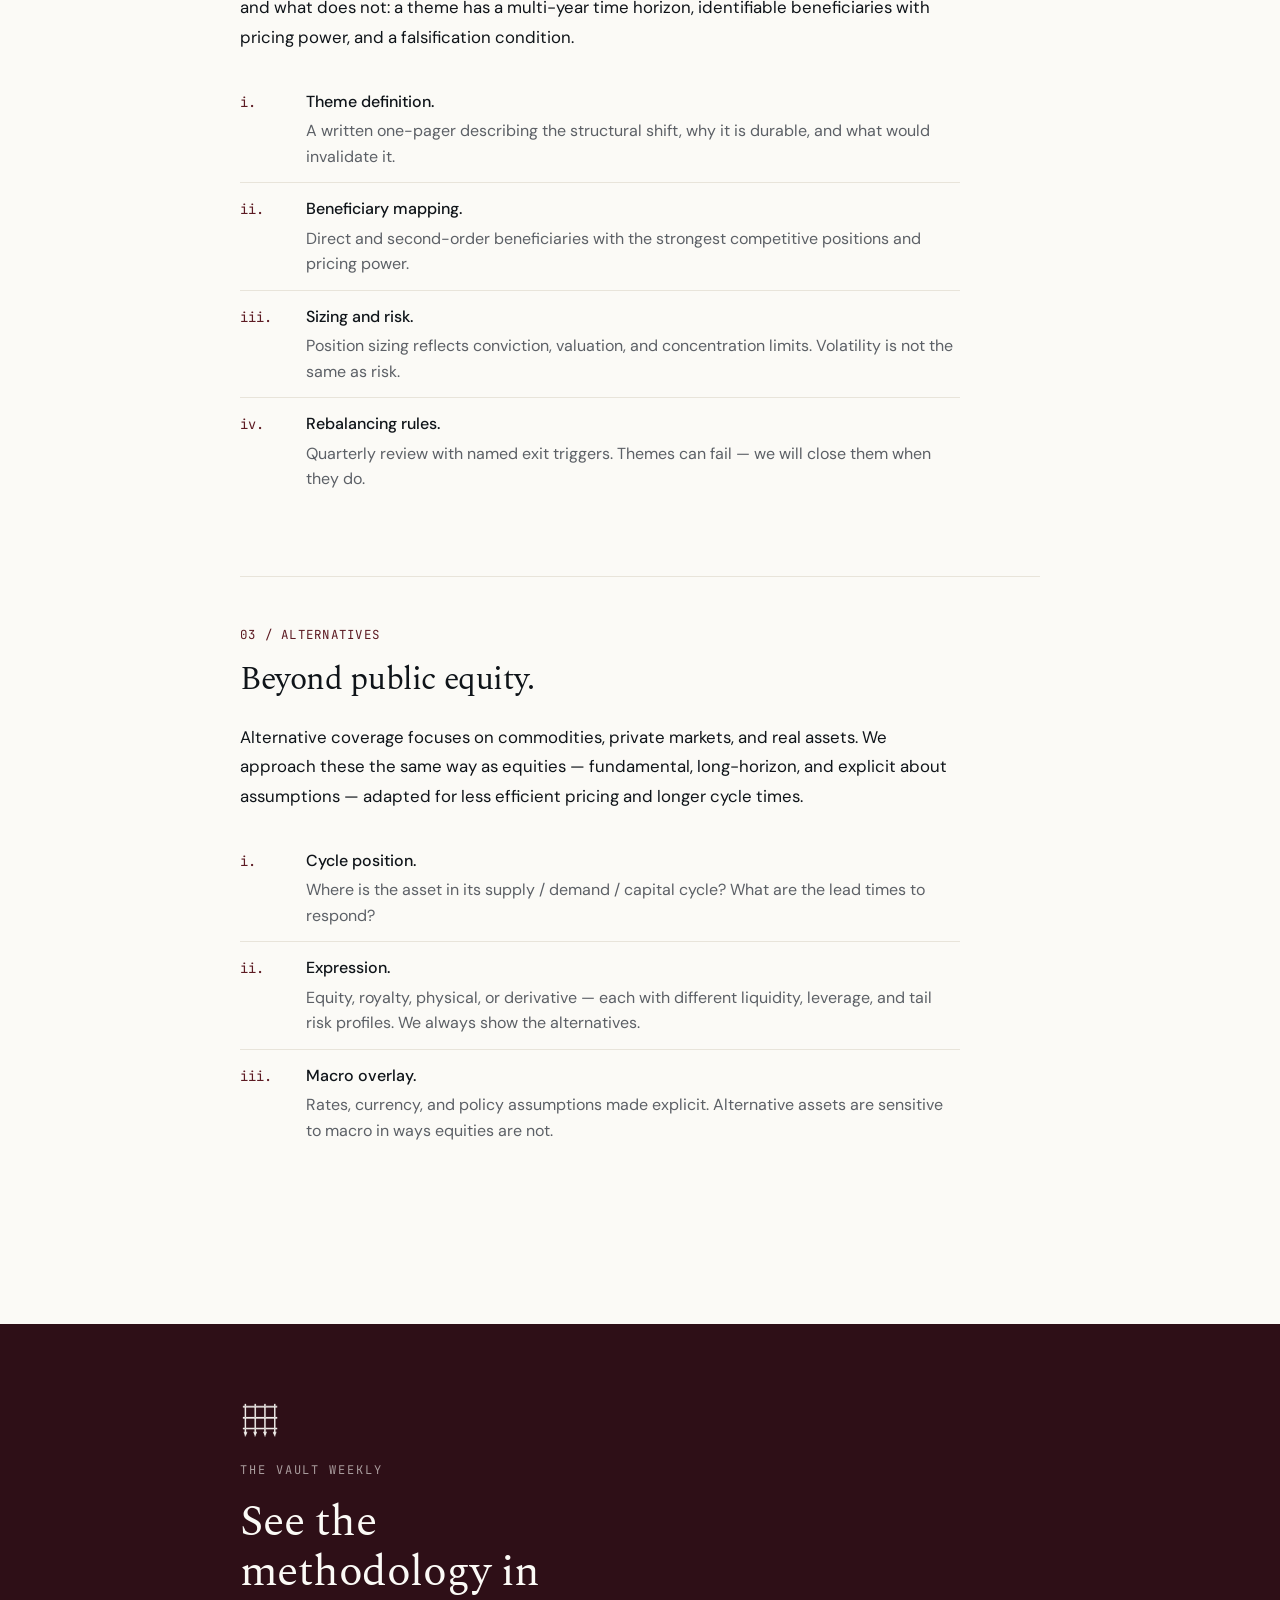
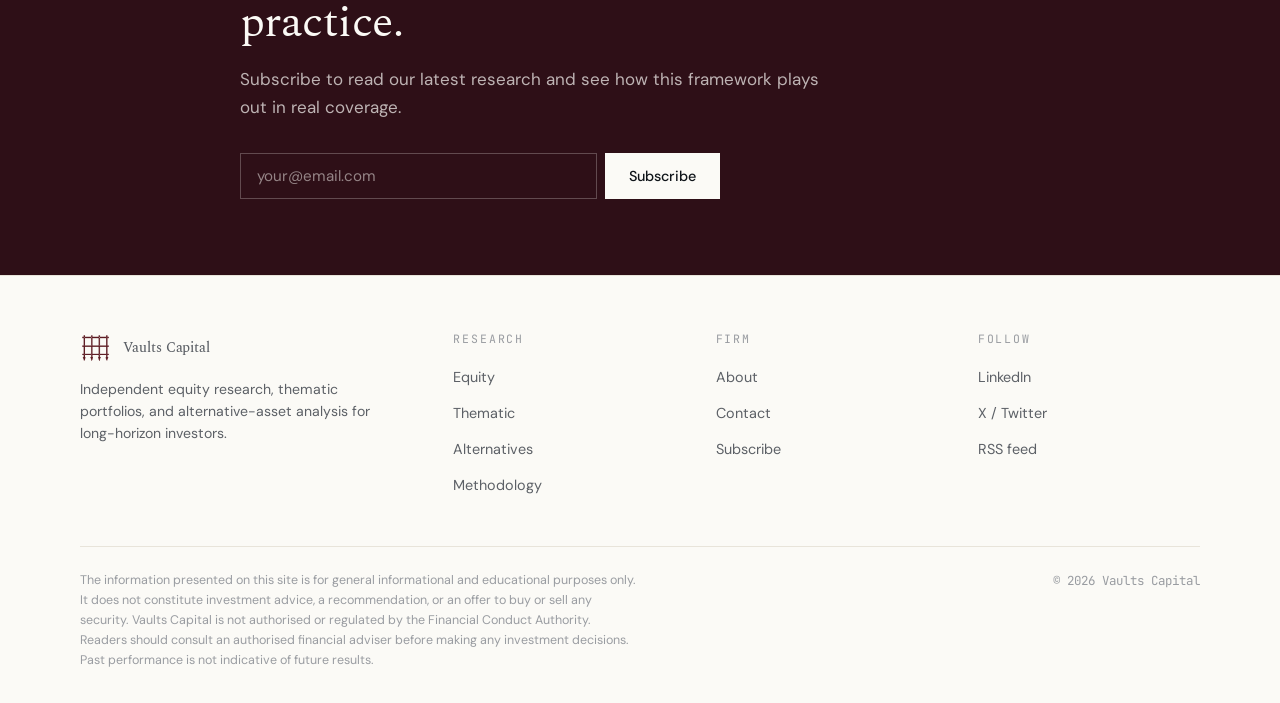
<file: methodology.html>
<!DOCTYPE html>
<html lang="en">
<head>
  <meta charset="UTF-8" />
  <meta name="viewport" content="width=device-width, initial-scale=1.0" />
  <title>Methodology — Vaults Capital</title>
  <meta name="description" content="How we conduct equity research, build thematic portfolios, and analyse alternative investments." />
  <link rel="icon" type="image/png" href="assets/favicon.png" />
  <link rel="preconnect" href="https://fonts.googleapis.com" />
  <link rel="preconnect" href="https://fonts.gstatic.com" crossorigin />
  <link href="https://fonts.googleapis.com/css2?family=Spectral:ital,wght@0,300;0,400;0,500;1,300;1,400&family=DM+Sans:wght@300;400;500&family=JetBrains+Mono:wght@400&display=swap" rel="stylesheet" />
  <link rel="stylesheet" href="styles.css" />
  <style>
    .method-section {
      padding: 3rem 0;
      border-top: 1px solid var(--border);
    }
    .method-section:first-of-type { border-top: none; }
    .method-section .label {
      font-family: var(--font-mono);
      font-size: 0.78rem;
      letter-spacing: 0.1em;
      text-transform: uppercase;
      color: var(--accent);
      margin-bottom: 1rem;
      display: block;
    }
    .method-section h2 {
      font-size: 2rem;
      margin-bottom: 1.5rem;
    }
    .method-section p {
      color: var(--ink);
      max-width: 60ch;
      line-height: 1.75;
      font-size: 1.05rem;
      margin-bottom: 1.2rem;
    }
    .method-section ul {
      list-style: none;
      max-width: 60ch;
      margin: 1.5rem 0;
    }
    .method-section li {
      padding: 0.8rem 0;
      border-bottom: 1px solid var(--border);
      display: grid;
      grid-template-columns: 50px 1fr;
      gap: 1rem;
      font-size: 1rem;
      align-items: baseline;
    }
    .method-section li:last-child { border-bottom: none; }
    .method-section li .step-num {
      font-family: var(--font-mono);
      font-size: 0.85rem;
      color: var(--accent);
    }
    .method-section li .step-text { color: var(--ink-muted); line-height: 1.6; }
    .method-section li .step-text strong { color: var(--ink); display: block; margin-bottom: 0.25rem; font-weight: 500; }
  </style>
</head>
<body>

  <header class="site-header">
    <div class="container nav">
      <a href="index.html" class="brand"><img class="brand-icon" src="assets/vaults-icon.png" alt="" />Vaults Capital</a>
      <nav>
        <ul class="nav-links" id="navLinks">
          <li><a href="research.html">Research</a></li>
          <li><a href="about.html">About</a></li>
          <li><a href="methodology.html" class="is-active">Methodology</a></li>
          <li><a href="contact.html">Contact</a></li>
          <li><a href="subscribe.html" class="btn">Subscribe</a></li>
        </ul>
      </nav>
      <button class="nav-toggle" aria-label="Toggle navigation" id="navToggle">
        <span></span><span></span><span></span>
      </button>
    </div>
  </header>

  <main>

    <section class="page-hero">
      <div class="container">
        <span class="eyebrow reveal">Methodology</span>
        <h1 class="reveal reveal-delay-1">How we work.</h1>
        <p class="lede reveal reveal-delay-2">Research is a craft, not a rating. The process below is what we run for every report we publish — equity, thematic, or alternative.</p>
      </div>
    </section>

    <section class="section">
      <div class="container container--narrow">

        <div class="method-section">
          <span class="label">01 / Equity research</span>
          <h2>Single-name deep dives.</h2>
          <p>We cover undercovered businesses where the structural thesis is mispriced. Coverage is initiation-led — we publish a full report when conviction warrants it, not on a fixed schedule, and we follow up only when something material has changed.</p>
          <ul>
            <li>
              <span class="step-num">i.</span>
              <span class="step-text"><strong>Idea sourcing.</strong> Quantitative screens, industry reading, and conversations with operators. We start the model only after we can articulate a non-consensus view.</span>
            </li>
            <li>
              <span class="step-num">ii.</span>
              <span class="step-text"><strong>Industry mapping.</strong> Competitive landscape, supply chain, and customer concentration. Where does the business actually compete and what makes it durable?</span>
            </li>
            <li>
              <span class="step-num">iii.</span>
              <span class="step-text"><strong>Modelling.</strong> Three-statement DCF with explicit driver assumptions. We do not hide the model — every report ships with it.</span>
            </li>
            <li>
              <span class="step-num">iv.</span>
              <span class="step-text"><strong>Risk map.</strong> The four to six things that would break the thesis, with named monitoring triggers for each.</span>
            </li>
            <li>
              <span class="step-num">v.</span>
              <span class="step-text"><strong>Bear / base / bull scenarios.</strong> We publish the scenario range, not a single point estimate.</span>
            </li>
          </ul>
        </div>

        <div class="method-section">
          <span class="label">02 / Thematic portfolios</span>
          <h2>Long-horizon allocation, not speculation.</h2>
          <p>Thematic portfolios are constructed around durable structural shifts — energy transition, defence cycle reset, capital fragmentation. We are explicit about what counts as a theme and what does not: a theme has a multi-year time horizon, identifiable beneficiaries with pricing power, and a falsification condition.</p>
          <ul>
            <li>
              <span class="step-num">i.</span>
              <span class="step-text"><strong>Theme definition.</strong> A written one-pager describing the structural shift, why it is durable, and what would invalidate it.</span>
            </li>
            <li>
              <span class="step-num">ii.</span>
              <span class="step-text"><strong>Beneficiary mapping.</strong> Direct and second-order beneficiaries with the strongest competitive positions and pricing power.</span>
            </li>
            <li>
              <span class="step-num">iii.</span>
              <span class="step-text"><strong>Sizing and risk.</strong> Position sizing reflects conviction, valuation, and concentration limits. Volatility is not the same as risk.</span>
            </li>
            <li>
              <span class="step-num">iv.</span>
              <span class="step-text"><strong>Rebalancing rules.</strong> Quarterly review with named exit triggers. Themes can fail — we will close them when they do.</span>
            </li>
          </ul>
        </div>

        <div class="method-section">
          <span class="label">03 / Alternatives</span>
          <h2>Beyond public equity.</h2>
          <p>Alternative coverage focuses on commodities, private markets, and real assets. We approach these the same way as equities — fundamental, long-horizon, and explicit about assumptions — adapted for less efficient pricing and longer cycle times.</p>
          <ul>
            <li>
              <span class="step-num">i.</span>
              <span class="step-text"><strong>Cycle position.</strong> Where is the asset in its supply / demand / capital cycle? What are the lead times to respond?</span>
            </li>
            <li>
              <span class="step-num">ii.</span>
              <span class="step-text"><strong>Expression.</strong> Equity, royalty, physical, or derivative — each with different liquidity, leverage, and tail risk profiles. We always show the alternatives.</span>
            </li>
            <li>
              <span class="step-num">iii.</span>
              <span class="step-text"><strong>Macro overlay.</strong> Rates, currency, and policy assumptions made explicit. Alternative assets are sensitive to macro in ways equities are not.</span>
            </li>
          </ul>
        </div>

      </div>
    </section>

    <section class="newsletter">
      <div class="container container--narrow">
        <img src="assets/vaults-icon-cream.png" alt="" style="height: 36px; width: auto; display: block; margin: 0 0 1.5rem; opacity: 0.95;" />
        <span class="eyebrow" style="color: rgba(251,250,246,0.6); display: block; margin-bottom: 1rem;">The Vault Weekly</span>
        <h2>See the methodology in practice.</h2>
        <p>Subscribe to read our latest research and see how this framework plays out in real coverage.</p>
        <form class="newsletter-form" onsubmit="event.preventDefault(); alert('Connect this form to Beehiiv, ConvertKit, or Substack at launch.');">
          <input type="email" placeholder="your@email.com" required aria-label="Email address" />
          <button type="submit">Subscribe</button>
        </form>
      </div>
    </section>

  </main>

  <footer class="site-footer">
    <div class="container">
      <div class="footer-top">
        <div>
          <a href="index.html" class="brand"><img class="brand-icon" src="assets/vaults-icon.png" alt="" />Vaults Capital</a>
          <p style="margin-top: 1rem; font-size: 0.88rem; color: var(--ink-muted); max-width: 32ch; line-height: 1.55;">Independent equity research, thematic portfolios, and alternative-asset analysis for long-horizon investors.</p>
        </div>
        <div>
          <h4>Research</h4>
          <ul>
            <li><a href="research.html?filter=equity">Equity</a></li>
            <li><a href="research.html?filter=thematic">Thematic</a></li>
            <li><a href="research.html?filter=alternatives">Alternatives</a></li>
            <li><a href="methodology.html">Methodology</a></li>
          </ul>
        </div>
        <div>
          <h4>Firm</h4>
          <ul>
            <li><a href="about.html">About</a></li>
            <li><a href="contact.html">Contact</a></li>
            <li><a href="subscribe.html">Subscribe</a></li>
          </ul>
        </div>
        <div>
          <h4>Follow</h4>
          <ul>
            <li><a href="#">LinkedIn</a></li>
            <li><a href="#">X / Twitter</a></li>
            <li><a href="#">RSS feed</a></li>
          </ul>
        </div>
      </div>
      <div class="footer-bottom">
        <p class="disclaimer">The information presented on this site is for general informational and educational purposes only. It does not constitute investment advice, a recommendation, or an offer to buy or sell any security. Vaults Capital is not authorised or regulated by the Financial Conduct Authority. Readers should consult an authorised financial adviser before making any investment decisions. Past performance is not indicative of future results.</p>
        <p class="copyright">© 2026 Vaults Capital</p>
      </div>
    </div>
  </footer>

  <script src="script.js"></script>
</body>
</html>
</file>
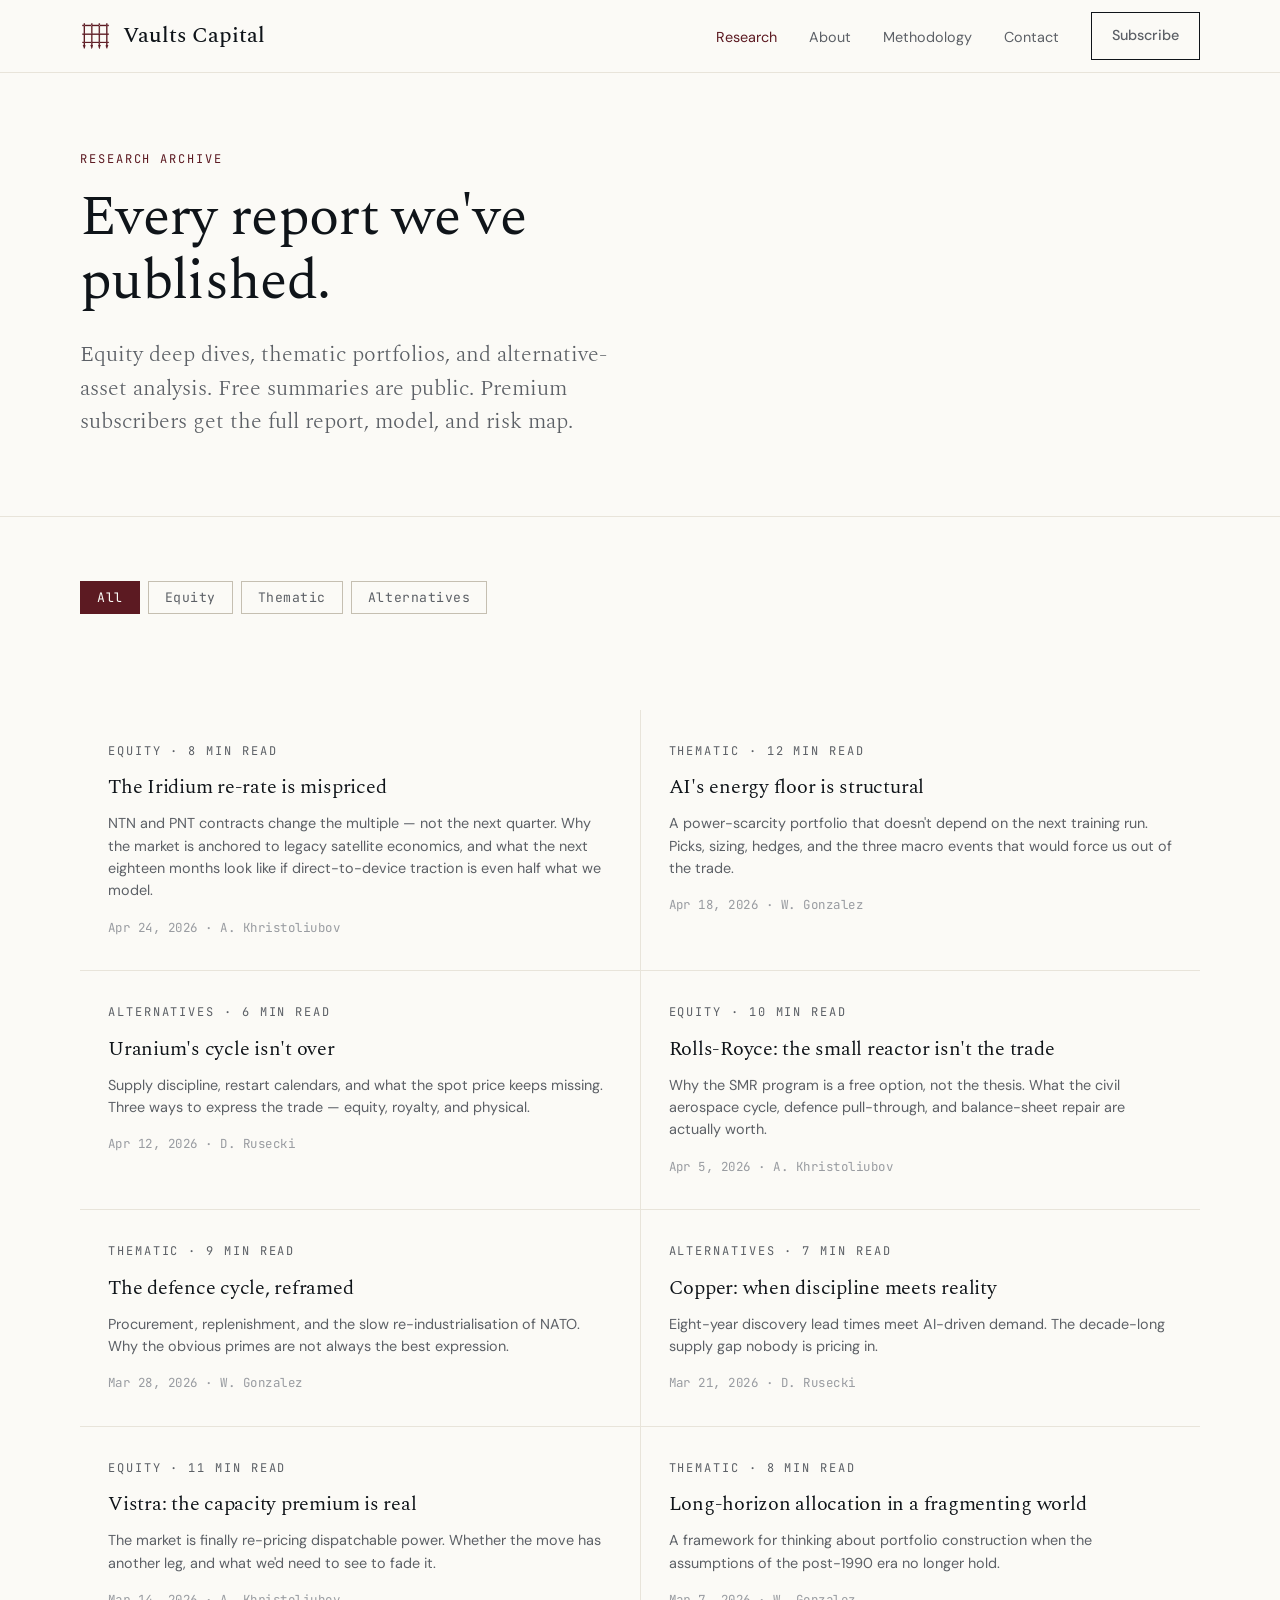
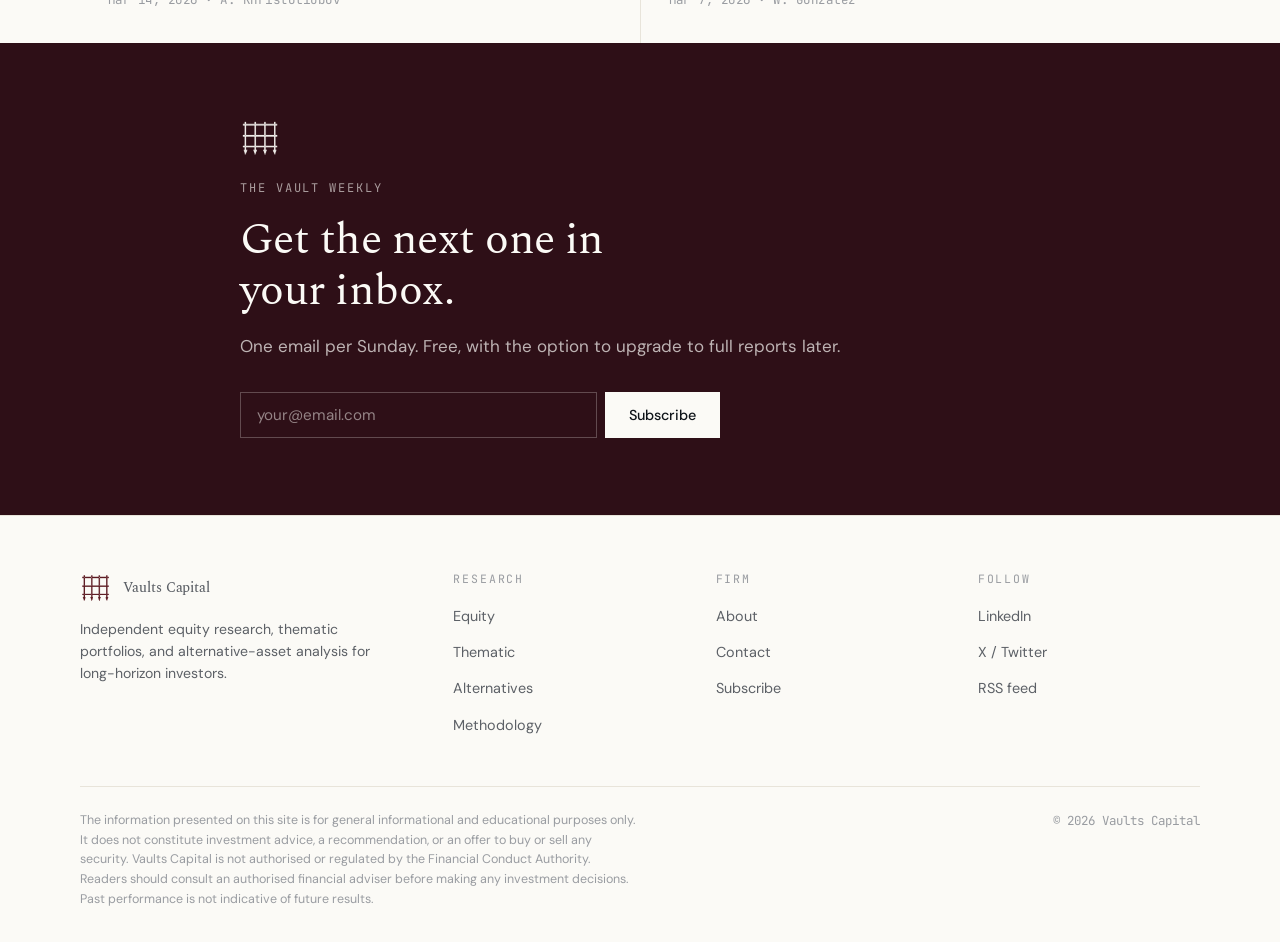
<file: research.html>
<!DOCTYPE html>
<html lang="en">
<head>
  <meta charset="UTF-8" />
  <meta name="viewport" content="width=device-width, initial-scale=1.0" />
  <title>Research — Vaults Capital</title>
  <meta name="description" content="Independent equity research, thematic portfolio analysis, and alternative-asset coverage from Vaults Capital." />
  <link rel="icon" type="image/png" href="assets/favicon.png" />
  <link rel="preconnect" href="https://fonts.googleapis.com" />
  <link rel="preconnect" href="https://fonts.gstatic.com" crossorigin />
  <link href="https://fonts.googleapis.com/css2?family=Spectral:ital,wght@0,300;0,400;0,500;1,300;1,400&family=DM+Sans:wght@300;400;500&family=JetBrains+Mono:wght@400&display=swap" rel="stylesheet" />
  <link rel="stylesheet" href="styles.css" />
</head>
<body>

  <header class="site-header">
    <div class="container nav">
      <a href="index.html" class="brand"><img class="brand-icon" src="assets/vaults-icon.png" alt="" />Vaults Capital</a>
      <nav>
        <ul class="nav-links" id="navLinks">
          <li><a href="research.html" class="is-active">Research</a></li>
          <li><a href="about.html">About</a></li>
          <li><a href="methodology.html">Methodology</a></li>
          <li><a href="contact.html">Contact</a></li>
          <li><a href="subscribe.html" class="btn">Subscribe</a></li>
        </ul>
      </nav>
      <button class="nav-toggle" aria-label="Toggle navigation" id="navToggle">
        <span></span><span></span><span></span>
      </button>
    </div>
  </header>

  <main>

    <section class="page-hero">
      <div class="container">
        <span class="eyebrow reveal">Research archive</span>
        <h1 class="reveal reveal-delay-1">Every report we've published.</h1>
        <p class="lede reveal reveal-delay-2">Equity deep dives, thematic portfolios, and alternative-asset analysis. Free summaries are public. Premium subscribers get the full report, model, and risk map.</p>
      </div>
    </section>

    <section class="section--tight">
      <div class="container">
        <div class="filter-row" id="filterRow">
          <button class="filter-chip is-active" data-filter="all">All</button>
          <button class="filter-chip" data-filter="equity">Equity</button>
          <button class="filter-chip" data-filter="thematic">Thematic</button>
          <button class="filter-chip" data-filter="alternatives">Alternatives</button>
        </div>
      </div>
    </section>

    <section>
      <div class="container">
        <div class="research-list" id="researchList">

          <a href="articles/iridium-rerate.html" class="article-card" data-tag="equity">
            <span class="eyebrow">Equity · 8 min read</span>
            <h3>The Iridium re-rate is mispriced</h3>
            <p class="excerpt">NTN and PNT contracts change the multiple — not the next quarter. Why the market is anchored to legacy satellite economics, and what the next eighteen months look like if direct-to-device traction is even half what we model.</p>
            <div class="meta">Apr 24, 2026 · A. Khristoliubov</div>
          </a>

          <a href="#" class="article-card" data-tag="thematic">
            <span class="eyebrow">Thematic · 12 min read</span>
            <h3>AI's energy floor is structural</h3>
            <p class="excerpt">A power-scarcity portfolio that doesn't depend on the next training run. Picks, sizing, hedges, and the three macro events that would force us out of the trade.</p>
            <div class="meta">Apr 18, 2026 · W. Gonzalez</div>
          </a>

          <a href="#" class="article-card" data-tag="alternatives">
            <span class="eyebrow">Alternatives · 6 min read</span>
            <h3>Uranium's cycle isn't over</h3>
            <p class="excerpt">Supply discipline, restart calendars, and what the spot price keeps missing. Three ways to express the trade — equity, royalty, and physical.</p>
            <div class="meta">Apr 12, 2026 · D. Rusecki</div>
          </a>

          <a href="#" class="article-card" data-tag="equity">
            <span class="eyebrow">Equity · 10 min read</span>
            <h3>Rolls-Royce: the small reactor isn't the trade</h3>
            <p class="excerpt">Why the SMR program is a free option, not the thesis. What the civil aerospace cycle, defence pull-through, and balance-sheet repair are actually worth.</p>
            <div class="meta">Apr 5, 2026 · A. Khristoliubov</div>
          </a>

          <a href="#" class="article-card" data-tag="thematic">
            <span class="eyebrow">Thematic · 9 min read</span>
            <h3>The defence cycle, reframed</h3>
            <p class="excerpt">Procurement, replenishment, and the slow re-industrialisation of NATO. Why the obvious primes are not always the best expression.</p>
            <div class="meta">Mar 28, 2026 · W. Gonzalez</div>
          </a>

          <a href="#" class="article-card" data-tag="alternatives">
            <span class="eyebrow">Alternatives · 7 min read</span>
            <h3>Copper: when discipline meets reality</h3>
            <p class="excerpt">Eight-year discovery lead times meet AI-driven demand. The decade-long supply gap nobody is pricing in.</p>
            <div class="meta">Mar 21, 2026 · D. Rusecki</div>
          </a>

          <a href="#" class="article-card" data-tag="equity">
            <span class="eyebrow">Equity · 11 min read</span>
            <h3>Vistra: the capacity premium is real</h3>
            <p class="excerpt">The market is finally re-pricing dispatchable power. Whether the move has another leg, and what we'd need to see to fade it.</p>
            <div class="meta">Mar 14, 2026 · A. Khristoliubov</div>
          </a>

          <a href="#" class="article-card" data-tag="thematic">
            <span class="eyebrow">Thematic · 8 min read</span>
            <h3>Long-horizon allocation in a fragmenting world</h3>
            <p class="excerpt">A framework for thinking about portfolio construction when the assumptions of the post-1990 era no longer hold.</p>
            <div class="meta">Mar 7, 2026 · W. Gonzalez</div>
          </a>

        </div>
      </div>
    </section>

    <section class="newsletter">
      <div class="container container--narrow">
        <img src="assets/vaults-icon-cream.png" alt="" style="height: 36px; width: auto; display: block; margin: 0 0 1.5rem; opacity: 0.95;" />
        <span class="eyebrow" style="color: rgba(251,250,246,0.6); display: block; margin-bottom: 1rem;">The Vault Weekly</span>
        <h2>Get the next one in your inbox.</h2>
        <p>One email per Sunday. Free, with the option to upgrade to full reports later.</p>
        <form class="newsletter-form" onsubmit="event.preventDefault(); alert('Connect this form to Beehiiv, ConvertKit, or Substack at launch.');">
          <input type="email" placeholder="your@email.com" required aria-label="Email address" />
          <button type="submit">Subscribe</button>
        </form>
      </div>
    </section>

  </main>

  <footer class="site-footer">
    <div class="container">
      <div class="footer-top">
        <div>
          <a href="index.html" class="brand"><img class="brand-icon" src="assets/vaults-icon.png" alt="" />Vaults Capital</a>
          <p style="margin-top: 1rem; font-size: 0.88rem; color: var(--ink-muted); max-width: 32ch; line-height: 1.55;">Independent equity research, thematic portfolios, and alternative-asset analysis for long-horizon investors.</p>
        </div>
        <div>
          <h4>Research</h4>
          <ul>
            <li><a href="research.html?filter=equity">Equity</a></li>
            <li><a href="research.html?filter=thematic">Thematic</a></li>
            <li><a href="research.html?filter=alternatives">Alternatives</a></li>
            <li><a href="methodology.html">Methodology</a></li>
          </ul>
        </div>
        <div>
          <h4>Firm</h4>
          <ul>
            <li><a href="about.html">About</a></li>
            <li><a href="contact.html">Contact</a></li>
            <li><a href="subscribe.html">Subscribe</a></li>
          </ul>
        </div>
        <div>
          <h4>Follow</h4>
          <ul>
            <li><a href="#">LinkedIn</a></li>
            <li><a href="#">X / Twitter</a></li>
            <li><a href="#">RSS feed</a></li>
          </ul>
        </div>
      </div>
      <div class="footer-bottom">
        <p class="disclaimer">The information presented on this site is for general informational and educational purposes only. It does not constitute investment advice, a recommendation, or an offer to buy or sell any security. Vaults Capital is not authorised or regulated by the Financial Conduct Authority. Readers should consult an authorised financial adviser before making any investment decisions. Past performance is not indicative of future results.</p>
        <p class="copyright">© 2026 Vaults Capital</p>
      </div>
    </div>
  </footer>

  <script src="script.js"></script>
</body>
</html>
</file>
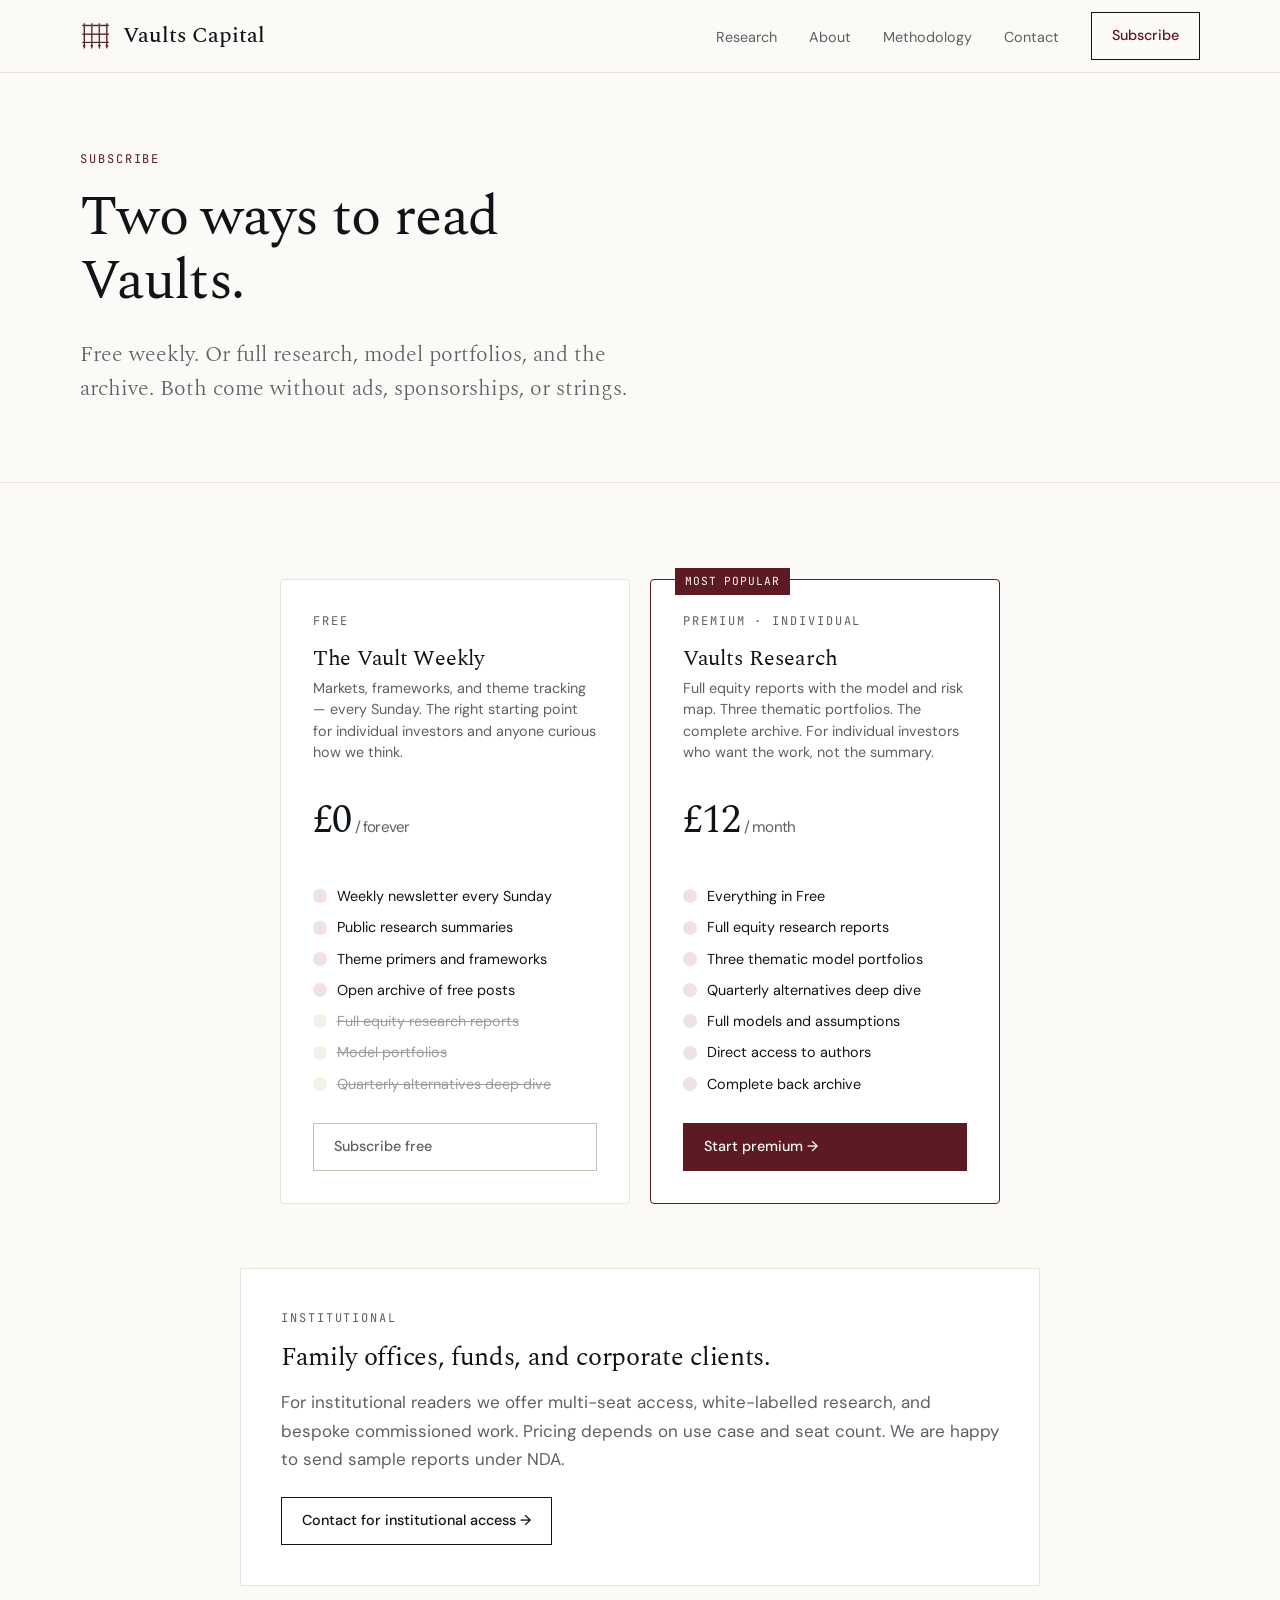
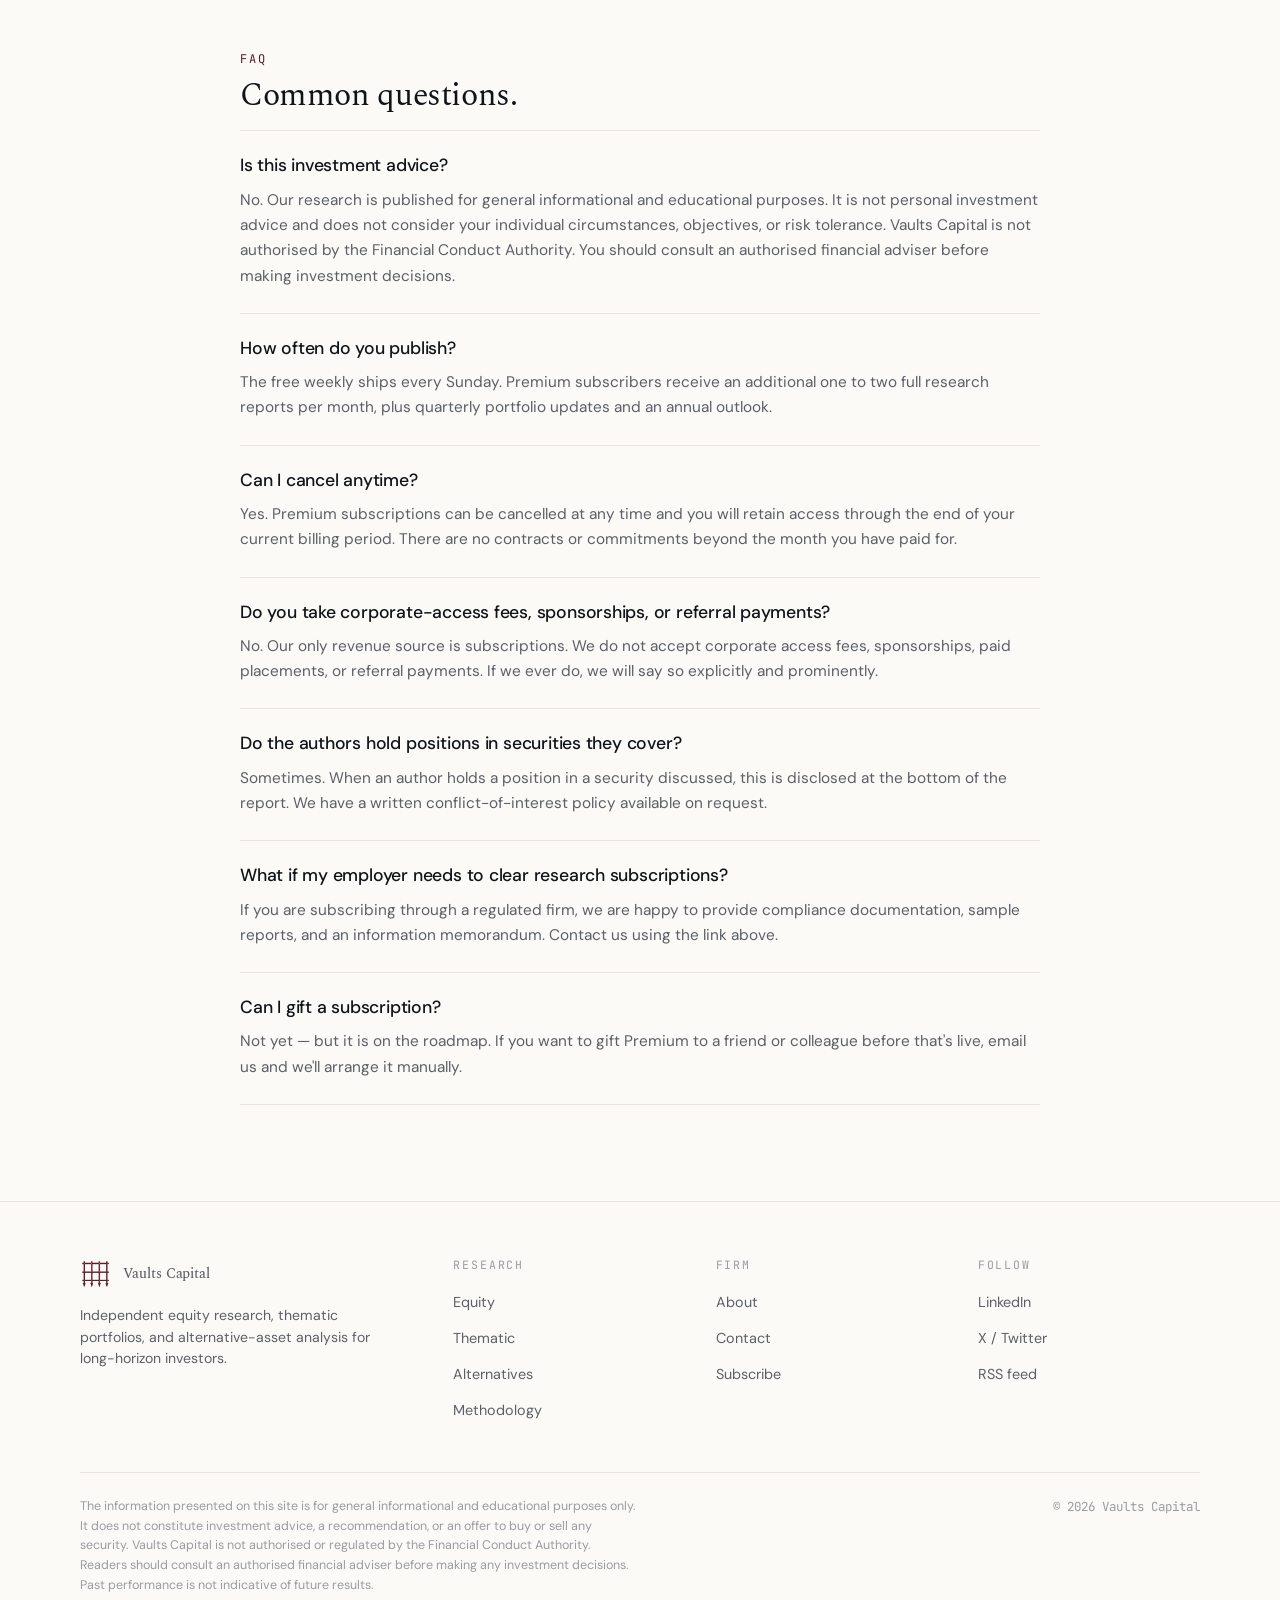
<file: subscribe.html>
<!DOCTYPE html>
<html lang="en">
<head>
  <meta charset="UTF-8" />
  <meta name="viewport" content="width=device-width, initial-scale=1.0" />
  <title>Subscribe — Vaults Capital</title>
  <meta name="description" content="Subscribe to Vaults Capital. Free weekly newsletter or premium full research access." />
  <link rel="icon" type="image/png" href="assets/favicon.png" />
  <link rel="preconnect" href="https://fonts.googleapis.com" />
  <link rel="preconnect" href="https://fonts.gstatic.com" crossorigin />
  <link href="https://fonts.googleapis.com/css2?family=Spectral:ital,wght@0,300;0,400;0,500;1,300;1,400&family=DM+Sans:wght@300;400;500&family=JetBrains+Mono:wght@400&display=swap" rel="stylesheet" />
  <link rel="stylesheet" href="styles.css" />
  <style>
    .faq { margin-top: 4rem; }
    .faq-item {
      border-top: 1px solid var(--border);
      padding: 1.5rem 0;
    }
    .faq-item:last-child { border-bottom: 1px solid var(--border); }
    .faq-item h3 {
      font-family: var(--font-sans);
      font-size: 1.1rem;
      font-weight: 500;
      margin-bottom: 0.75rem;
    }
    .faq-item p {
      color: var(--ink-muted);
      line-height: 1.65;
      font-size: 0.96rem;
    }
    .institutional {
      margin-top: 4rem;
      padding: 2.5rem;
      background: var(--bg-elevated);
      border: 1px solid var(--border);
    }
    .institutional h3 {
      font-family: var(--font-serif);
      font-weight: 400;
      font-size: 1.65rem;
      margin-bottom: 1rem;
    }
    .institutional p { color: var(--ink-muted); max-width: 60ch; margin-bottom: 1.5rem; }
  </style>
</head>
<body>

  <header class="site-header">
    <div class="container nav">
      <a href="index.html" class="brand"><img class="brand-icon" src="assets/vaults-icon.png" alt="" />Vaults Capital</a>
      <nav>
        <ul class="nav-links" id="navLinks">
          <li><a href="research.html">Research</a></li>
          <li><a href="about.html">About</a></li>
          <li><a href="methodology.html">Methodology</a></li>
          <li><a href="contact.html">Contact</a></li>
          <li><a href="subscribe.html" class="btn is-active">Subscribe</a></li>
        </ul>
      </nav>
      <button class="nav-toggle" aria-label="Toggle navigation" id="navToggle">
        <span></span><span></span><span></span>
      </button>
    </div>
  </header>

  <main>

    <section class="page-hero">
      <div class="container">
        <span class="eyebrow reveal">Subscribe</span>
        <h1 class="reveal reveal-delay-1">Two ways to read Vaults.</h1>
        <p class="lede reveal reveal-delay-2">Free weekly. Or full research, model portfolios, and the archive. Both come without ads, sponsorships, or strings.</p>
      </div>
    </section>

    <section class="section">
      <div class="container container--narrow">

        <div class="pricing">
          <div class="tier">
            <span class="eyebrow">Free</span>
            <h3>The Vault Weekly</h3>
            <p class="tier-desc">Markets, frameworks, and theme tracking — every Sunday. The right starting point for individual investors and anyone curious how we think.</p>
            <p class="price">£0<span class="price-suffix"> / forever</span></p>
            <ul>
              <li>Weekly newsletter every Sunday</li>
              <li>Public research summaries</li>
              <li>Theme primers and frameworks</li>
              <li>Open archive of free posts</li>
              <li data-disabled>Full equity research reports</li>
              <li data-disabled>Model portfolios</li>
              <li data-disabled>Quarterly alternatives deep dive</li>
            </ul>
            <a href="#" class="btn btn--ghost" onclick="event.preventDefault(); alert('Connect this to Beehiiv / ConvertKit / Substack at launch.');">Subscribe free</a>
          </div>
          <div class="tier tier--featured">
            <span class="eyebrow">Premium · individual</span>
            <h3>Vaults Research</h3>
            <p class="tier-desc">Full equity reports with the model and risk map. Three thematic portfolios. The complete archive. For individual investors who want the work, not the summary.</p>
            <p class="price">£12<span class="price-suffix"> / month</span></p>
            <ul>
              <li>Everything in Free</li>
              <li>Full equity research reports</li>
              <li>Three thematic model portfolios</li>
              <li>Quarterly alternatives deep dive</li>
              <li>Full models and assumptions</li>
              <li>Direct access to authors</li>
              <li>Complete back archive</li>
            </ul>
            <a href="#" class="btn btn--primary" onclick="event.preventDefault(); alert('Connect this to Stripe / Beehiiv premium / Substack premium at launch.');">Start premium →</a>
          </div>
        </div>

        <!-- ============ INSTITUTIONAL ============ -->
        <div class="institutional">
          <span class="eyebrow" style="display: block; margin-bottom: 0.85rem;">Institutional</span>
          <h3>Family offices, funds, and corporate clients.</h3>
          <p>For institutional readers we offer multi-seat access, white-labelled research, and bespoke commissioned work. Pricing depends on use case and seat count. We are happy to send sample reports under NDA.</p>
          <a href="contact.html" class="btn">Contact for institutional access →</a>
        </div>

        <!-- ============ FAQ ============ -->
        <div class="faq">
          <div class="section-head" style="text-align: left; margin-bottom: 1rem;">
            <span class="eyebrow" style="display: block; margin-bottom: 0.5rem;">FAQ</span>
            <h2 style="font-size: 2rem; margin: 0; max-width: none;">Common questions.</h2>
          </div>

          <div class="faq-item">
            <h3>Is this investment advice?</h3>
            <p>No. Our research is published for general informational and educational purposes. It is not personal investment advice and does not consider your individual circumstances, objectives, or risk tolerance. Vaults Capital is not authorised by the Financial Conduct Authority. You should consult an authorised financial adviser before making investment decisions.</p>
          </div>

          <div class="faq-item">
            <h3>How often do you publish?</h3>
            <p>The free weekly ships every Sunday. Premium subscribers receive an additional one to two full research reports per month, plus quarterly portfolio updates and an annual outlook.</p>
          </div>

          <div class="faq-item">
            <h3>Can I cancel anytime?</h3>
            <p>Yes. Premium subscriptions can be cancelled at any time and you will retain access through the end of your current billing period. There are no contracts or commitments beyond the month you have paid for.</p>
          </div>

          <div class="faq-item">
            <h3>Do you take corporate-access fees, sponsorships, or referral payments?</h3>
            <p>No. Our only revenue source is subscriptions. We do not accept corporate access fees, sponsorships, paid placements, or referral payments. If we ever do, we will say so explicitly and prominently.</p>
          </div>

          <div class="faq-item">
            <h3>Do the authors hold positions in securities they cover?</h3>
            <p>Sometimes. When an author holds a position in a security discussed, this is disclosed at the bottom of the report. We have a written conflict-of-interest policy available on request.</p>
          </div>

          <div class="faq-item">
            <h3>What if my employer needs to clear research subscriptions?</h3>
            <p>If you are subscribing through a regulated firm, we are happy to provide compliance documentation, sample reports, and an information memorandum. Contact us using the link above.</p>
          </div>

          <div class="faq-item">
            <h3>Can I gift a subscription?</h3>
            <p>Not yet — but it is on the roadmap. If you want to gift Premium to a friend or colleague before that's live, email us and we'll arrange it manually.</p>
          </div>
        </div>

      </div>
    </section>

  </main>

  <footer class="site-footer">
    <div class="container">
      <div class="footer-top">
        <div>
          <a href="index.html" class="brand"><img class="brand-icon" src="assets/vaults-icon.png" alt="" />Vaults Capital</a>
          <p style="margin-top: 1rem; font-size: 0.88rem; color: var(--ink-muted); max-width: 32ch; line-height: 1.55;">Independent equity research, thematic portfolios, and alternative-asset analysis for long-horizon investors.</p>
        </div>
        <div>
          <h4>Research</h4>
          <ul>
            <li><a href="research.html?filter=equity">Equity</a></li>
            <li><a href="research.html?filter=thematic">Thematic</a></li>
            <li><a href="research.html?filter=alternatives">Alternatives</a></li>
            <li><a href="methodology.html">Methodology</a></li>
          </ul>
        </div>
        <div>
          <h4>Firm</h4>
          <ul>
            <li><a href="about.html">About</a></li>
            <li><a href="contact.html">Contact</a></li>
            <li><a href="subscribe.html">Subscribe</a></li>
          </ul>
        </div>
        <div>
          <h4>Follow</h4>
          <ul>
            <li><a href="#">LinkedIn</a></li>
            <li><a href="#">X / Twitter</a></li>
            <li><a href="#">RSS feed</a></li>
          </ul>
        </div>
      </div>
      <div class="footer-bottom">
        <p class="disclaimer">The information presented on this site is for general informational and educational purposes only. It does not constitute investment advice, a recommendation, or an offer to buy or sell any security. Vaults Capital is not authorised or regulated by the Financial Conduct Authority. Readers should consult an authorised financial adviser before making any investment decisions. Past performance is not indicative of future results.</p>
        <p class="copyright">© 2026 Vaults Capital</p>
      </div>
    </div>
  </footer>

  <script src="script.js"></script>
</body>
</html>
</file>
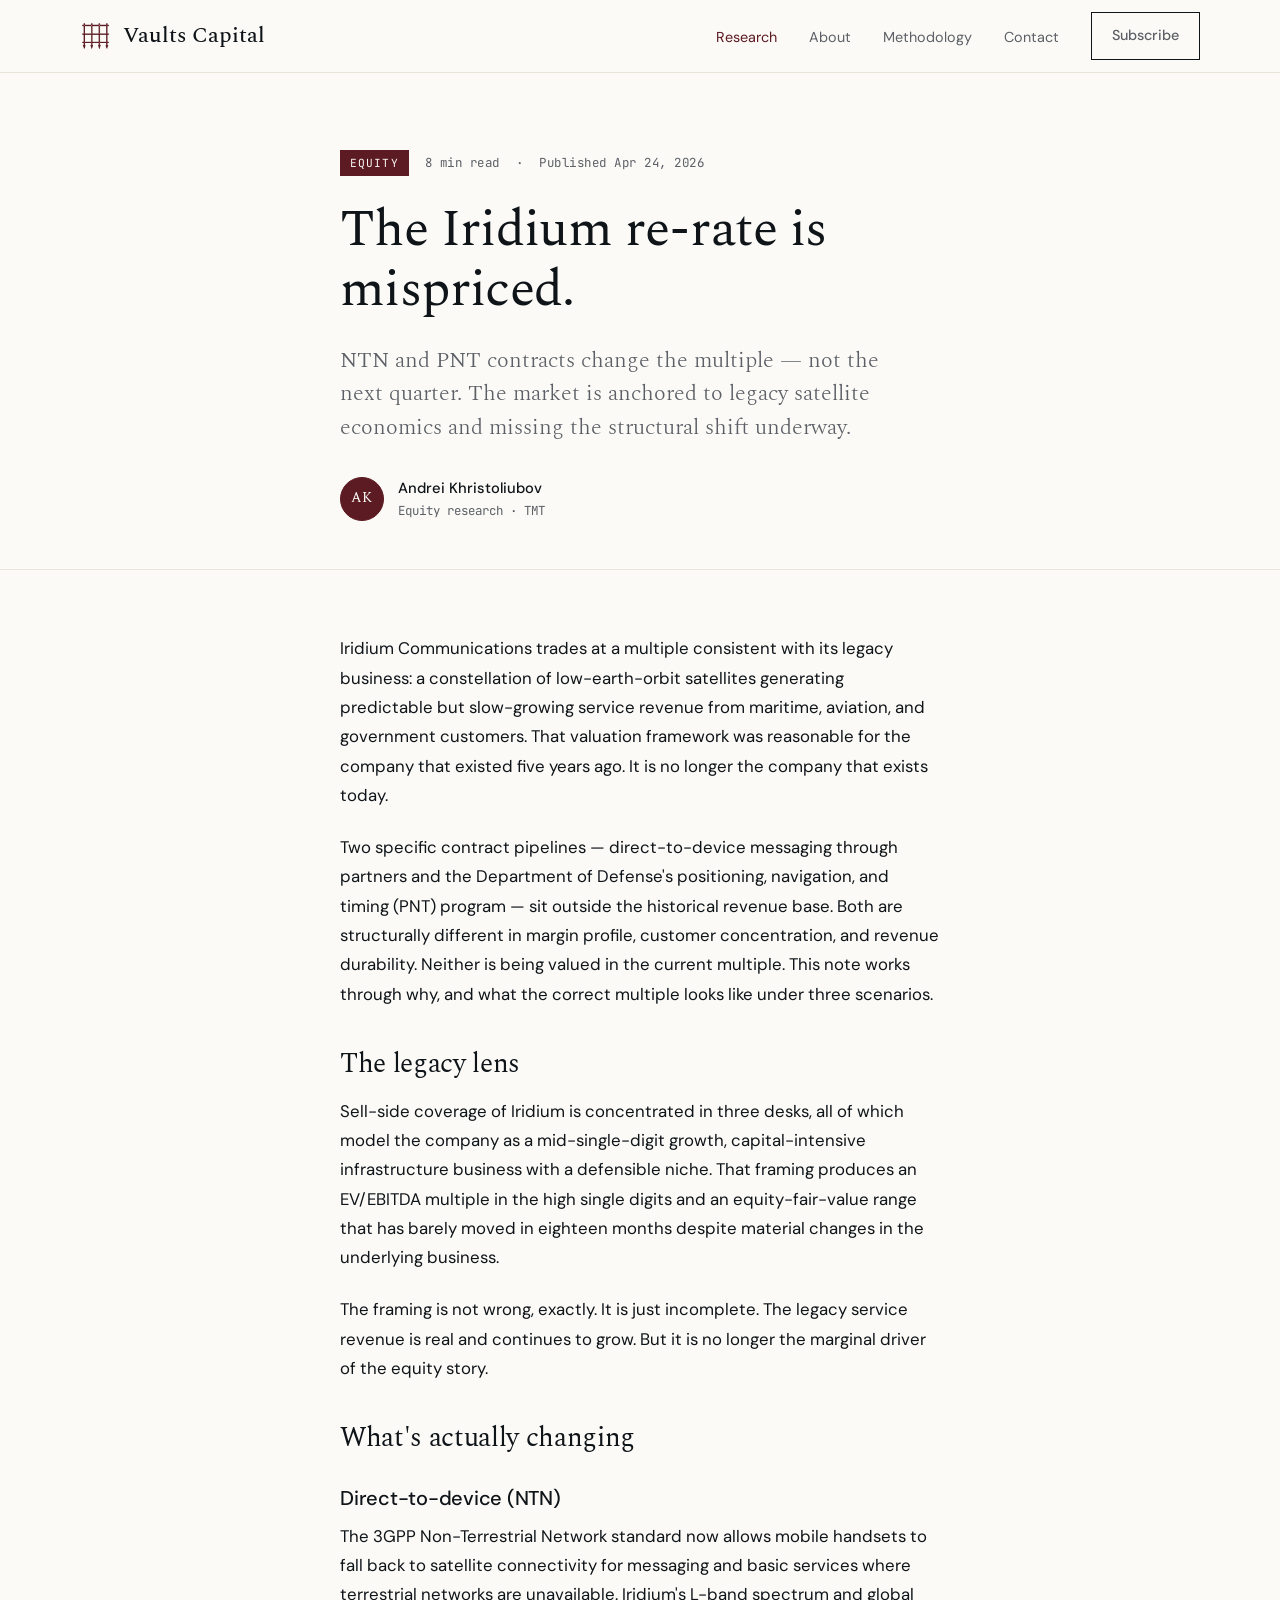
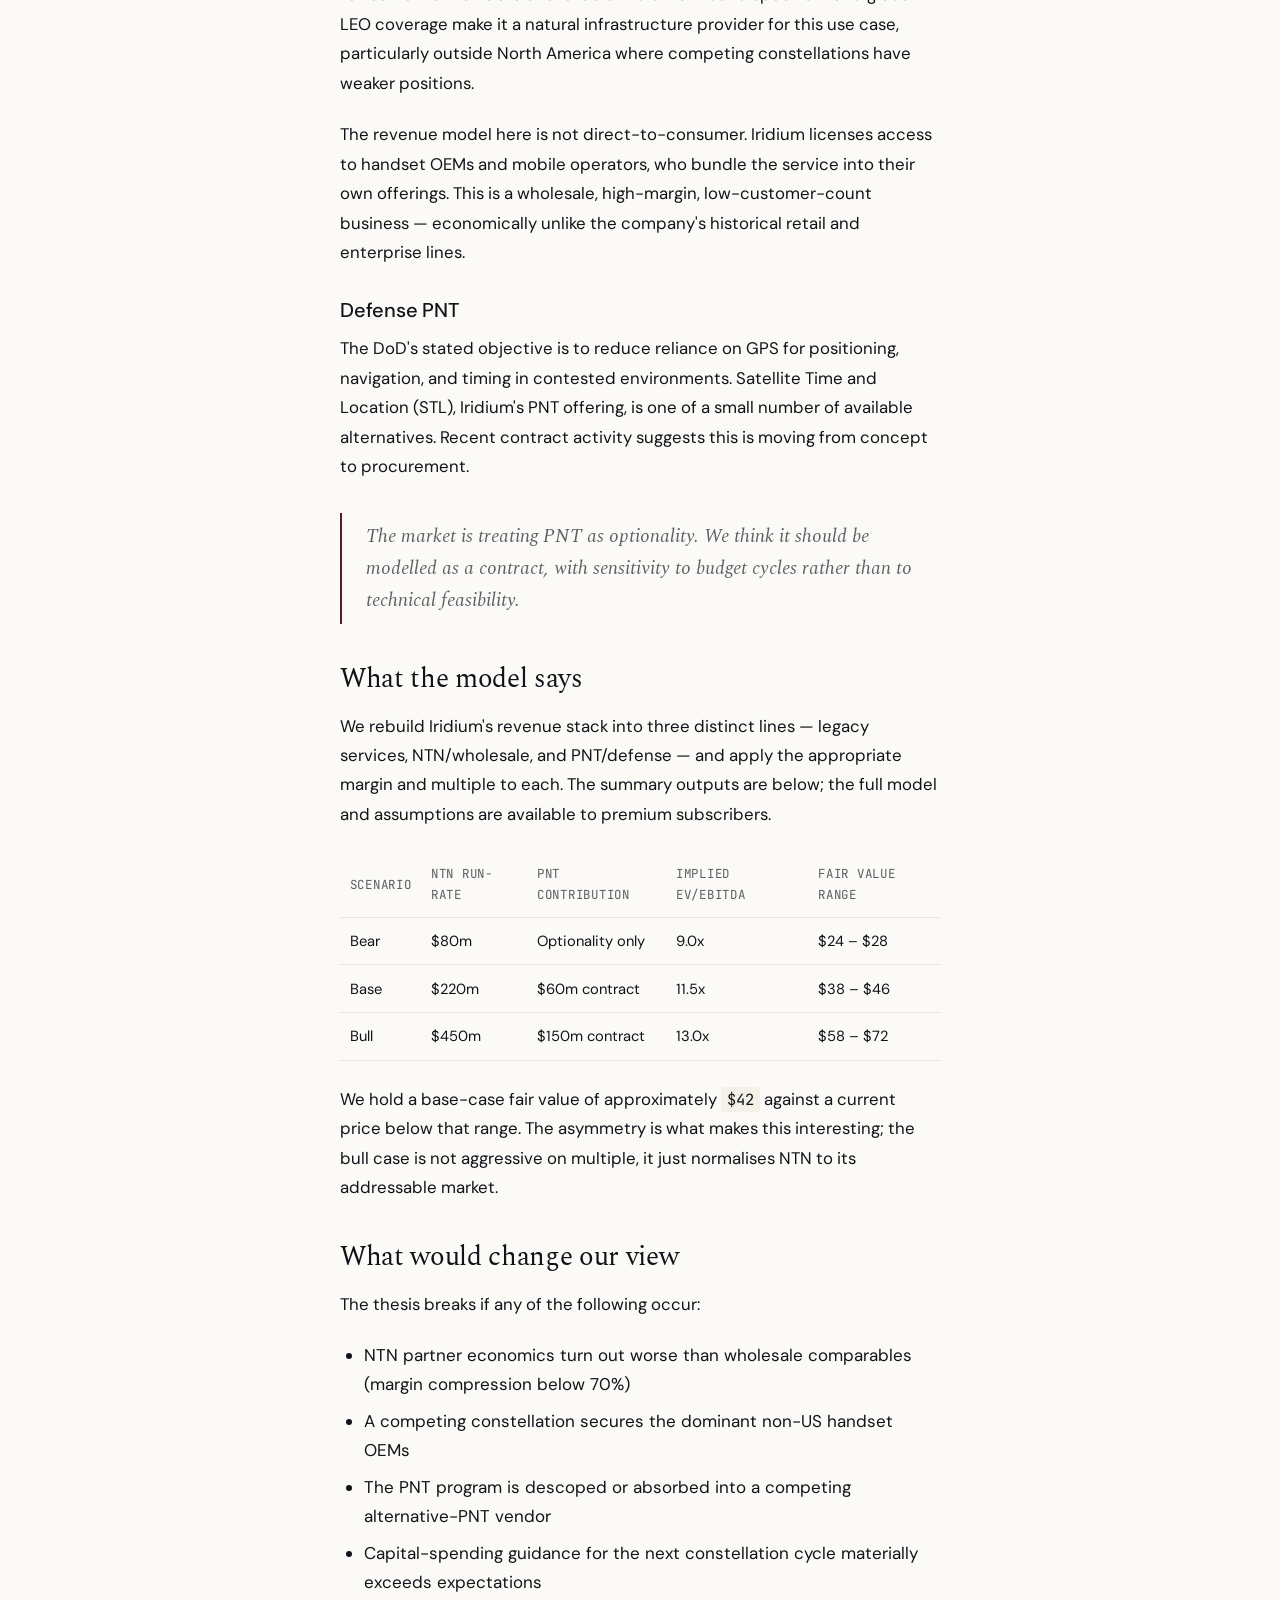
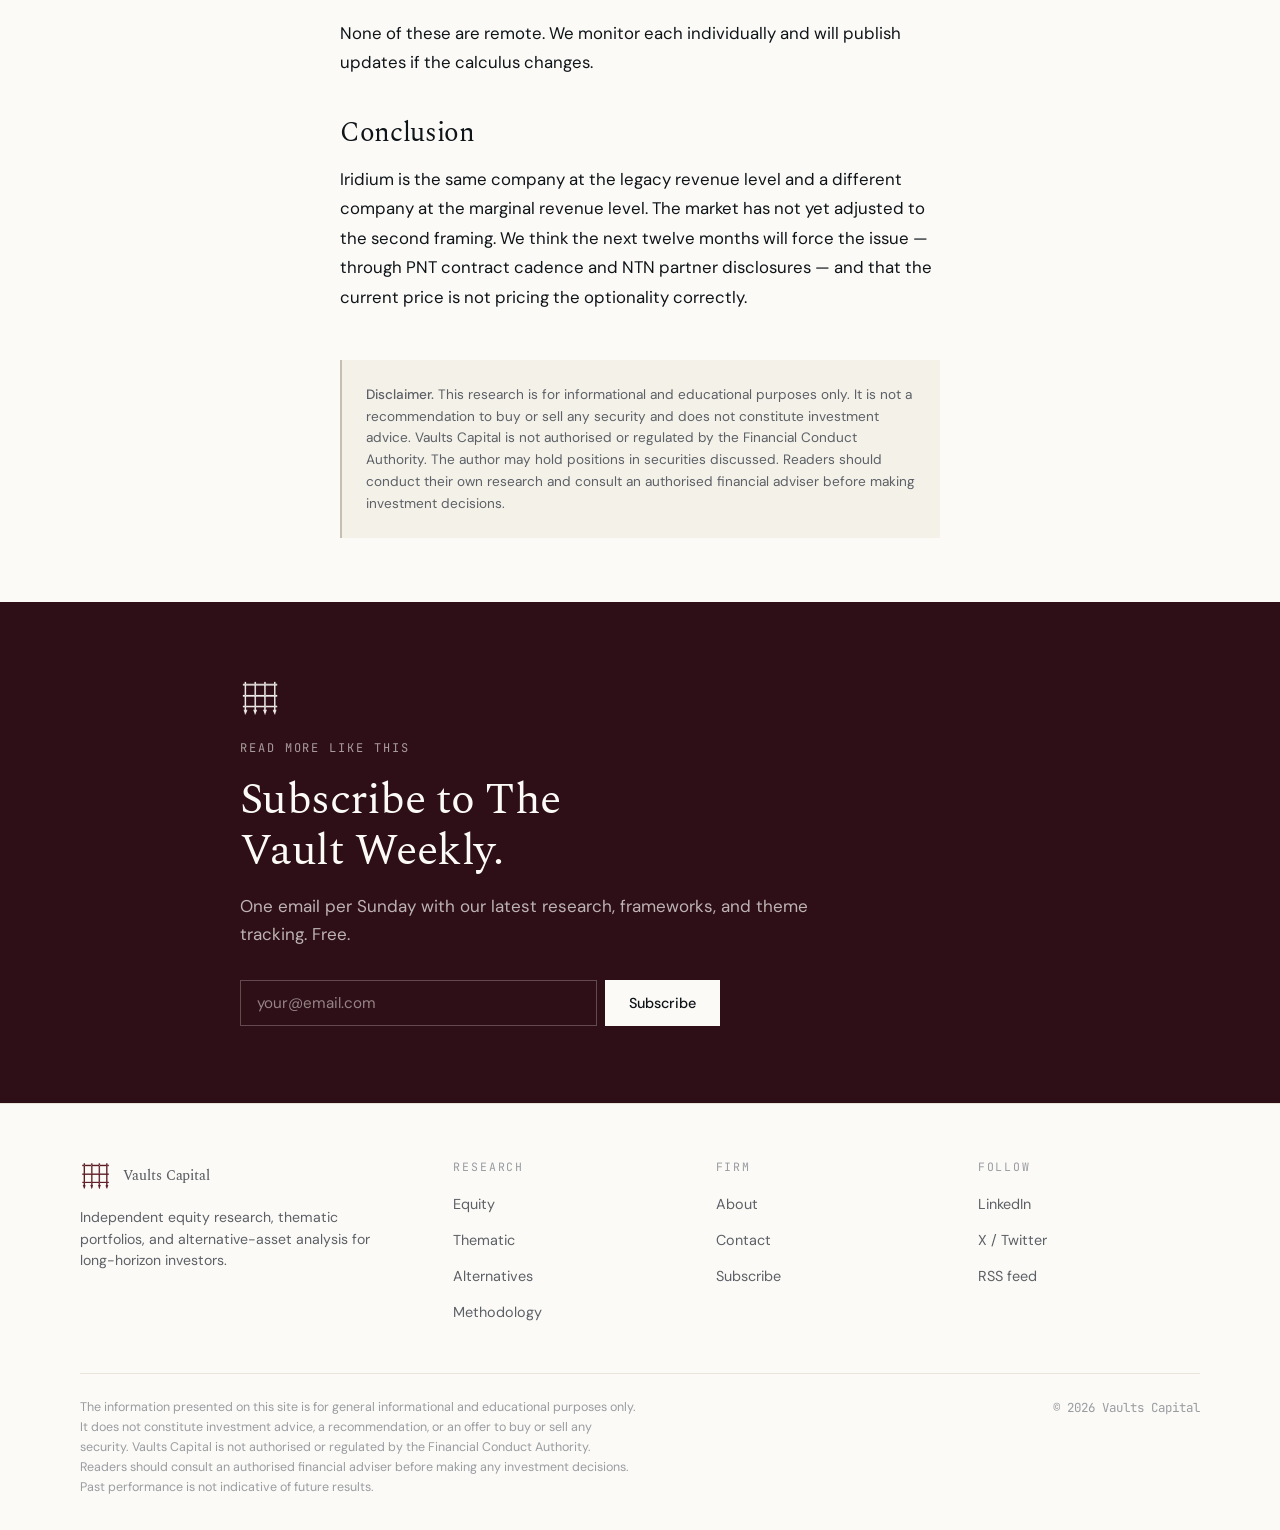
<file: articles/iridium-rerate.html>
<!DOCTYPE html>
<html lang="en">
<head>
  <meta charset="UTF-8" />
  <meta name="viewport" content="width=device-width, initial-scale=1.0" />
  <title>The Iridium re-rate is mispriced — Vaults Capital</title>
  <meta name="description" content="NTN and PNT contracts change the multiple — not the next quarter. An equity research note on Iridium Communications." />
  <link rel="icon" type="image/png" href="../assets/favicon.png" />
  <link rel="preconnect" href="https://fonts.googleapis.com" />
  <link rel="preconnect" href="https://fonts.gstatic.com" crossorigin />
  <link href="https://fonts.googleapis.com/css2?family=Spectral:ital,wght@0,300;0,400;0,500;1,300;1,400&family=DM+Sans:wght@300;400;500&family=JetBrains+Mono:wght@400&display=swap" rel="stylesheet" />
  <link rel="stylesheet" href="../styles.css" />
</head>
<body>

  <header class="site-header">
    <div class="container nav">
      <a href="../index.html" class="brand"><img class="brand-icon" src="../assets/vaults-icon.png" alt="" />Vaults Capital</a>
      <nav>
        <ul class="nav-links" id="navLinks">
          <li><a href="../research.html" class="is-active">Research</a></li>
          <li><a href="../about.html">About</a></li>
          <li><a href="../methodology.html">Methodology</a></li>
          <li><a href="../contact.html">Contact</a></li>
          <li><a href="../subscribe.html" class="btn">Subscribe</a></li>
        </ul>
      </nav>
      <button class="nav-toggle" aria-label="Toggle navigation" id="navToggle">
        <span></span><span></span><span></span>
      </button>
    </div>
  </header>

  <main>

    <article>

      <!-- ============ ARTICLE HERO ============ -->
      <section class="article-hero">
        <div class="container container--read">
          <div class="meta-row">
            <span class="tag">Equity</span>
            <span>8 min read</span>
            <span>·</span>
            <span>Published Apr 24, 2026</span>
          </div>
          <h1>The Iridium re-rate is mispriced.</h1>
          <p class="lede">NTN and PNT contracts change the multiple — not the next quarter. The market is anchored to legacy satellite economics and missing the structural shift underway.</p>
          <div style="margin-top: 2rem; display: flex; align-items: center; gap: 0.85rem;">
            <div class="avatar" style="width: 44px; height: 44px; font-size: 0.9rem; margin: 0;">AK</div>
            <div>
              <div style="font-size: 0.92rem; font-weight: 500;">Andrei Khristoliubov</div>
              <div style="font-size: 0.78rem; color: var(--ink-muted); font-family: var(--font-mono);">Equity research · TMT</div>
            </div>
          </div>
        </div>
      </section>

      <!-- ============ ARTICLE BODY ============ -->
      <section class="article-body">
        <div class="container container--read">

          <p>Iridium Communications trades at a multiple consistent with its legacy business: a constellation of low-earth-orbit satellites generating predictable but slow-growing service revenue from maritime, aviation, and government customers. That valuation framework was reasonable for the company that existed five years ago. It is no longer the company that exists today.</p>

          <p>Two specific contract pipelines — direct-to-device messaging through partners and the Department of Defense's positioning, navigation, and timing (PNT) program — sit outside the historical revenue base. Both are structurally different in margin profile, customer concentration, and revenue durability. Neither is being valued in the current multiple. This note works through why, and what the correct multiple looks like under three scenarios.</p>

          <h2>The legacy lens</h2>

          <p>Sell-side coverage of Iridium is concentrated in three desks, all of which model the company as a mid-single-digit growth, capital-intensive infrastructure business with a defensible niche. That framing produces an EV/EBITDA multiple in the high single digits and an equity-fair-value range that has barely moved in eighteen months despite material changes in the underlying business.</p>

          <p>The framing is not wrong, exactly. It is just incomplete. The legacy service revenue is real and continues to grow. But it is no longer the marginal driver of the equity story.</p>

          <h2>What's actually changing</h2>

          <h3>Direct-to-device (NTN)</h3>

          <p>The 3GPP Non-Terrestrial Network standard now allows mobile handsets to fall back to satellite connectivity for messaging and basic services where terrestrial networks are unavailable. Iridium's L-band spectrum and global LEO coverage make it a natural infrastructure provider for this use case, particularly outside North America where competing constellations have weaker positions.</p>

          <p>The revenue model here is not direct-to-consumer. Iridium licenses access to handset OEMs and mobile operators, who bundle the service into their own offerings. This is a wholesale, high-margin, low-customer-count business — economically unlike the company's historical retail and enterprise lines.</p>

          <h3>Defense PNT</h3>

          <p>The DoD's stated objective is to reduce reliance on GPS for positioning, navigation, and timing in contested environments. Satellite Time and Location (STL), Iridium's PNT offering, is one of a small number of available alternatives. Recent contract activity suggests this is moving from concept to procurement.</p>

          <blockquote>The market is treating PNT as optionality. We think it should be modelled as a contract, with sensitivity to budget cycles rather than to technical feasibility.</blockquote>

          <h2>What the model says</h2>

          <p>We rebuild Iridium's revenue stack into three distinct lines — legacy services, NTN/wholesale, and PNT/defense — and apply the appropriate margin and multiple to each. The summary outputs are below; the full model and assumptions are available to premium subscribers.</p>

          <table>
            <thead>
              <tr>
                <th>Scenario</th>
                <th>NTN run-rate</th>
                <th>PNT contribution</th>
                <th>Implied EV/EBITDA</th>
                <th>Fair value range</th>
              </tr>
            </thead>
            <tbody>
              <tr>
                <td>Bear</td>
                <td>$80m</td>
                <td>Optionality only</td>
                <td>9.0x</td>
                <td>$24 – $28</td>
              </tr>
              <tr>
                <td>Base</td>
                <td>$220m</td>
                <td>$60m contract</td>
                <td>11.5x</td>
                <td>$38 – $46</td>
              </tr>
              <tr>
                <td>Bull</td>
                <td>$450m</td>
                <td>$150m contract</td>
                <td>13.0x</td>
                <td>$58 – $72</td>
              </tr>
            </tbody>
          </table>

          <p>We hold a base-case fair value of approximately <code>$42</code> against a current price below that range. The asymmetry is what makes this interesting; the bull case is not aggressive on multiple, it just normalises NTN to its addressable market.</p>

          <h2>What would change our view</h2>

          <p>The thesis breaks if any of the following occur:</p>

          <ul>
            <li>NTN partner economics turn out worse than wholesale comparables (margin compression below 70%)</li>
            <li>A competing constellation secures the dominant non-US handset OEMs</li>
            <li>The PNT program is descoped or absorbed into a competing alternative-PNT vendor</li>
            <li>Capital-spending guidance for the next constellation cycle materially exceeds expectations</li>
          </ul>

          <p>None of these are remote. We monitor each individually and will publish updates if the calculus changes.</p>

          <h2>Conclusion</h2>

          <p>Iridium is the same company at the legacy revenue level and a different company at the marginal revenue level. The market has not yet adjusted to the second framing. We think the next twelve months will force the issue — through PNT contract cadence and NTN partner disclosures — and that the current price is not pricing the optionality correctly.</p>

          <div class="article-disclaimer">
            <strong>Disclaimer.</strong> This research is for informational and educational purposes only. It is not a recommendation to buy or sell any security and does not constitute investment advice. Vaults Capital is not authorised or regulated by the Financial Conduct Authority. The author may hold positions in securities discussed. Readers should conduct their own research and consult an authorised financial adviser before making investment decisions.
          </div>

        </div>
      </section>

    </article>

    <!-- ============ NEWSLETTER ============ -->
    <section class="newsletter">
      <div class="container container--narrow">
        <img src="../assets/vaults-icon-cream.png" alt="" style="height: 36px; width: auto; display: block; margin: 0 0 1.5rem; opacity: 0.95;" />
        <span class="eyebrow" style="color: rgba(251,250,246,0.6); display: block; margin-bottom: 1rem;">Read more like this</span>
        <h2>Subscribe to The Vault Weekly.</h2>
        <p>One email per Sunday with our latest research, frameworks, and theme tracking. Free.</p>
        <form class="newsletter-form" onsubmit="event.preventDefault(); alert('Connect this form to Beehiiv, ConvertKit, or Substack at launch.');">
          <input type="email" placeholder="your@email.com" required aria-label="Email address" />
          <button type="submit">Subscribe</button>
        </form>
      </div>
    </section>

  </main>

  <footer class="site-footer">
    <div class="container">
      <div class="footer-top">
        <div>
          <a href="../index.html" class="brand"><img class="brand-icon" src="../assets/vaults-icon.png" alt="" />Vaults Capital</a>
          <p style="margin-top: 1rem; font-size: 0.88rem; color: var(--ink-muted); max-width: 32ch; line-height: 1.55;">Independent equity research, thematic portfolios, and alternative-asset analysis for long-horizon investors.</p>
        </div>
        <div>
          <h4>Research</h4>
          <ul>
            <li><a href="../research.html?filter=equity">Equity</a></li>
            <li><a href="../research.html?filter=thematic">Thematic</a></li>
            <li><a href="../research.html?filter=alternatives">Alternatives</a></li>
            <li><a href="../methodology.html">Methodology</a></li>
          </ul>
        </div>
        <div>
          <h4>Firm</h4>
          <ul>
            <li><a href="../about.html">About</a></li>
            <li><a href="../contact.html">Contact</a></li>
            <li><a href="../subscribe.html">Subscribe</a></li>
          </ul>
        </div>
        <div>
          <h4>Follow</h4>
          <ul>
            <li><a href="#">LinkedIn</a></li>
            <li><a href="#">X / Twitter</a></li>
            <li><a href="#">RSS feed</a></li>
          </ul>
        </div>
      </div>
      <div class="footer-bottom">
        <p class="disclaimer">The information presented on this site is for general informational and educational purposes only. It does not constitute investment advice, a recommendation, or an offer to buy or sell any security. Vaults Capital is not authorised or regulated by the Financial Conduct Authority. Readers should consult an authorised financial adviser before making any investment decisions. Past performance is not indicative of future results.</p>
        <p class="copyright">© 2026 Vaults Capital</p>
      </div>
    </div>
  </footer>

  <script src="../script.js"></script>
</body>
</html>
</file>
<file: styles.css>
/* =========================================================
   Vaults Capital — shared stylesheet
   Edit color and type tokens in :root to rebrand globally
   ========================================================= */

:root {
  /* Palette */
  --bg: #FBFAF6;
  --bg-elevated: #FFFFFF;
  --bg-muted: #F4F1E9;
  --ink: #0F1419;
  --ink-muted: #5C6066;
  --ink-subtle: #999CA1;
  --accent: #5C1A22;
  --accent-hover: #3F1419;
  --accent-soft: #F0E2E4;
  --accent-deep: #2E0F17;
  --border: #E8E4DA;
  --border-strong: #C5BFB1;
  --success: #2D5A3E;
  --danger: #8B2E2E;

  /* Type */
  --font-serif: "Spectral", Georgia, "Times New Roman", serif;
  --font-sans: "DM Sans", -apple-system, BlinkMacSystemFont, "Segoe UI", system-ui, sans-serif;
  --font-mono: "JetBrains Mono", "SF Mono", Menlo, Consolas, monospace;

  /* Layout */
  --max-w: 1200px;
  --read-w: 680px;
  --gutter: clamp(1.25rem, 4vw, 2.5rem);

  /* Motion */
  --ease: cubic-bezier(0.2, 0.6, 0.2, 1);
}

* { box-sizing: border-box; margin: 0; padding: 0; }

html { scroll-behavior: smooth; -webkit-text-size-adjust: 100%; }

body {
  font-family: var(--font-sans);
  font-size: 17px;
  line-height: 1.65;
  color: var(--ink);
  background: var(--bg);
  -webkit-font-smoothing: antialiased;
  -moz-osx-font-smoothing: grayscale;
}

a { color: inherit; text-decoration: none; }
a:hover { color: var(--accent); }

img { max-width: 100%; display: block; }
button { font-family: inherit; cursor: pointer; border: none; background: none; }

::selection { background: var(--accent); color: var(--bg); }

/* ---------- Layout containers ---------- */
.container {
  width: 100%;
  max-width: var(--max-w);
  margin: 0 auto;
  padding: 0 var(--gutter);
}
.container--narrow { max-width: 880px; }
.container--read { max-width: var(--read-w); }

.section { padding: clamp(3.5rem, 8vw, 6rem) 0; }
.section--tight { padding: clamp(2.5rem, 5vw, 4rem) 0; }
.section--alt { background: var(--bg-muted); }

/* ---------- Typography ---------- */
h1, h2, h3, h4 {
  font-family: var(--font-serif);
  font-weight: 400;
  letter-spacing: -0.012em;
  line-height: 1.15;
  color: var(--ink);
}
h1 { font-size: clamp(2.5rem, 6vw, 4.25rem); }
h2 { font-size: clamp(2rem, 4vw, 2.75rem); }
h3 { font-size: 1.5rem; }
h4 { font-size: 1.15rem; }
p { color: var(--ink); }
strong { font-weight: 500; }
em { font-style: italic; }

.eyebrow {
  font-family: var(--font-mono);
  font-size: 0.75rem;
  font-weight: 400;
  letter-spacing: 0.16em;
  text-transform: uppercase;
  color: var(--ink-muted);
}

.lede {
  font-family: var(--font-serif);
  font-size: clamp(1.15rem, 2vw, 1.35rem);
  line-height: 1.55;
  color: var(--ink-muted);
  font-weight: 300;
}

/* ---------- Header / nav ---------- */
.site-header {
  position: sticky;
  top: 0;
  z-index: 50;
  background: color-mix(in srgb, var(--bg) 88%, transparent);
  backdrop-filter: saturate(140%) blur(8px);
  -webkit-backdrop-filter: saturate(140%) blur(8px);
  border-bottom: 1px solid var(--border);
}
.nav {
  display: flex;
  align-items: center;
  justify-content: space-between;
  height: 72px;
}
.brand {
  font-family: var(--font-serif);
  font-size: 1.35rem;
  font-weight: 500;
  letter-spacing: -0.005em;
  color: var(--ink);
}
.brand .brand-icon {
  display: inline-block;
  height: 28px;
  width: auto;
  margin-right: 12px;
  vertical-align: middle;
  transform: translateY(-2px);
}
.brand .brand-icon--cream {
  filter: none;
}
.nav-links {
  display: flex;
  gap: 2rem;
  align-items: center;
  list-style: none;
}
.nav-links a {
  font-size: 0.9rem;
  color: var(--ink-muted);
  position: relative;
  transition: color 200ms var(--ease);
}
.nav-links a:hover { color: var(--ink); }
.nav-links a.is-active { color: var(--accent); }

.btn {
  display: inline-flex;
  align-items: center;
  gap: 8px;
  padding: 0.7rem 1.25rem;
  font-size: 0.9rem;
  font-weight: 500;
  border: 1px solid var(--ink);
  color: var(--ink);
  background: transparent;
  transition: all 200ms var(--ease);
  font-family: inherit;
}
.btn:hover {
  background: var(--accent);
  border-color: var(--accent);
  color: var(--bg);
}
.btn--primary {
  background: var(--accent);
  border-color: var(--accent);
  color: var(--bg);
}
.btn--primary:hover {
  background: var(--accent-hover);
  border-color: var(--accent-hover);
  color: var(--bg);
}
.btn--ghost {
  border-color: var(--border-strong);
  color: var(--ink-muted);
}
.btn--ghost:hover {
  border-color: var(--ink);
  color: var(--ink);
  background: transparent;
}

.nav-toggle {
  display: none;
  width: 32px;
  height: 32px;
  flex-direction: column;
  justify-content: center;
  gap: 5px;
}
.nav-toggle span {
  display: block;
  height: 1.5px;
  background: var(--ink);
  transition: transform 200ms var(--ease);
}

/* ---------- Hero ---------- */
.hero {
  padding: clamp(4rem, 9vw, 7rem) 0 clamp(3rem, 6vw, 5rem);
  border-bottom: 1px solid var(--border);
}
.hero h1 {
  margin: 1.5rem 0 1.5rem;
  max-width: 14ch;
}
.hero h1 em {
  color: var(--accent);
  font-style: italic;
}
.hero .lede {
  max-width: 36ch;
  margin-bottom: 2.5rem;
}
.hero-actions { display: flex; gap: 0.75rem; flex-wrap: wrap; }

/* ---------- Pillars ---------- */
.pillars {
  display: grid;
  grid-template-columns: repeat(3, 1fr);
  gap: clamp(1.5rem, 4vw, 3.5rem);
  padding: clamp(3rem, 6vw, 4.5rem) 0;
  border-bottom: 1px solid var(--border);
}
.pillar .eyebrow { display: block; margin-bottom: 1rem; color: var(--accent); }
.pillar h3 {
  font-size: 1.35rem;
  margin-bottom: 0.6rem;
}
.pillar p {
  font-size: 0.95rem;
  color: var(--ink-muted);
  line-height: 1.6;
}

/* ---------- Why Vaults section ---------- */
.compare {
  display: grid;
  grid-template-columns: 1fr 1fr;
  gap: 1rem;
  margin-top: 2.5rem;
}
.compare-card {
  padding: 1.75rem;
  border-radius: 4px;
  border: 1px solid var(--border);
}
.compare-card--us {
  background: var(--accent);
  border-color: var(--accent);
  color: var(--bg);
}
.compare-card--them {
  background: var(--bg-muted);
}
.compare-card h3 {
  font-size: 1.05rem;
  font-family: var(--font-sans);
  font-weight: 500;
  margin-bottom: 1.25rem;
  padding-bottom: 0.85rem;
  border-bottom: 1px solid var(--border-strong);
}
.compare-card--us h3 { color: var(--bg); border-color: rgba(251,250,246,0.25); }
.compare-card ul { list-style: none; display: flex; flex-direction: column; gap: 0.9rem; }
.compare-card li {
  font-size: 0.92rem;
  line-height: 1.55;
  display: flex;
  gap: 0.6rem;
  align-items: flex-start;
}
.compare-card--us li { color: var(--bg); }
.compare-card--them li { color: var(--ink-muted); }
.compare-card--us li::before {
  content: "";
  display: inline-block;
  flex: 0 0 6px;
  width: 6px;
  height: 6px;
  border-radius: 50%;
  background: var(--bg);
  margin-top: 0.55rem;
}
.compare-card--them li::before {
  content: "";
  display: inline-block;
  flex: 0 0 8px;
  width: 8px;
  height: 1.5px;
  background: var(--ink-subtle);
  margin-top: 0.7rem;
}

.section-head {
  text-align: center;
  margin-bottom: 2.5rem;
}
.section-head .eyebrow { display: block; margin-bottom: 0.75rem; color: var(--accent); }
.section-head h2 { max-width: 22ch; margin: 0 auto 1rem; }
.section-head p {
  color: var(--ink-muted);
  max-width: 50ch;
  margin: 0 auto;
  font-size: 1rem;
}

/* ---------- Research feed ---------- */
.feed {
  display: grid;
  grid-template-columns: repeat(3, 1fr);
  gap: 1.5rem;
}
.feed-head {
  display: flex;
  justify-content: space-between;
  align-items: baseline;
  margin-bottom: 2rem;
}
.feed-head h2 { font-size: 1.85rem; }
.feed-head a {
  font-size: 0.9rem;
  color: var(--ink-muted);
  border-bottom: 1px solid var(--border-strong);
  padding-bottom: 1px;
  transition: all 200ms var(--ease);
}
.feed-head a:hover { color: var(--accent); border-color: var(--accent); }

.article-card {
  display: block;
  border-top: 1px solid var(--border-strong);
  padding-top: 1.25rem;
  transition: transform 250ms var(--ease);
}
.article-card:hover { transform: translateY(-2px); color: inherit; }
.article-card:hover h3 { color: var(--accent); }
.article-card .eyebrow { display: block; margin-bottom: 0.85rem; }
.article-card h3 {
  font-size: 1.25rem;
  line-height: 1.25;
  margin-bottom: 0.75rem;
  transition: color 200ms var(--ease);
}
.article-card .excerpt {
  font-size: 0.9rem;
  color: var(--ink-muted);
  line-height: 1.55;
  margin-bottom: 1rem;
}
.article-card .meta {
  font-size: 0.78rem;
  color: var(--ink-subtle);
  font-family: var(--font-mono);
  letter-spacing: 0.04em;
}

/* ---------- Subscribe pricing ---------- */
.pricing {
  display: grid;
  grid-template-columns: 1fr 1fr;
  gap: 1.25rem;
  max-width: 720px;
  margin: 0 auto;
}
.tier {
  background: var(--bg-elevated);
  border: 1px solid var(--border);
  border-radius: 4px;
  padding: 2rem;
  display: flex;
  flex-direction: column;
}
.tier--featured {
  border: 1.5px solid var(--accent);
  position: relative;
}
.tier--featured::before {
  content: "Most popular";
  position: absolute;
  top: -12px;
  left: 1.5rem;
  background: var(--accent);
  color: var(--bg);
  font-size: 0.7rem;
  letter-spacing: 0.08em;
  text-transform: uppercase;
  padding: 4px 10px;
  font-family: var(--font-mono);
}
.tier .eyebrow { margin-bottom: 0.85rem; }
.tier h3 {
  font-size: 1.4rem;
  margin-bottom: 0.4rem;
}
.tier .tier-desc {
  font-size: 0.9rem;
  color: var(--ink-muted);
  margin-bottom: 1.5rem;
  line-height: 1.5;
}
.tier .price {
  font-family: var(--font-serif);
  font-size: 2.5rem;
  font-weight: 400;
  margin-bottom: 0.25rem;
  letter-spacing: -0.02em;
}
.tier .price-suffix { font-size: 0.95rem; color: var(--ink-muted); font-family: var(--font-sans); }
.tier ul {
  list-style: none;
  margin: 1.75rem 0;
  display: flex;
  flex-direction: column;
  gap: 0.65rem;
  flex: 1;
}
.tier li {
  font-size: 0.9rem;
  display: flex;
  gap: 0.6rem;
  align-items: flex-start;
  color: var(--ink);
  line-height: 1.45;
}
.tier li::before {
  content: "";
  display: inline-block;
  flex: 0 0 14px;
  width: 14px;
  height: 14px;
  background: var(--accent-soft);
  border-radius: 50%;
  margin-top: 0.2rem;
  position: relative;
}
.tier li[data-disabled]::before { background: var(--bg-muted); }
.tier li[data-disabled] { color: var(--ink-subtle); text-decoration: line-through; }

/* ---------- Founders ---------- */
.founders {
  display: grid;
  grid-template-columns: repeat(3, 1fr);
  gap: 2rem;
}
.founder {
  display: flex;
  flex-direction: column;
}
.avatar {
  width: 88px;
  height: 88px;
  border-radius: 50%;
  background: var(--accent);
  border: 1px solid var(--accent);
  display: flex;
  align-items: center;
  justify-content: center;
  font-family: var(--font-serif);
  font-size: 1.5rem;
  color: var(--bg);
  margin-bottom: 1.25rem;
  letter-spacing: 0.02em;
}
.founder h3 {
  font-size: 1.15rem;
  font-family: var(--font-sans);
  font-weight: 500;
  margin-bottom: 0.2rem;
}
.founder .role {
  font-family: var(--font-mono);
  font-size: 0.78rem;
  color: var(--accent);
  margin-bottom: 0.85rem;
  letter-spacing: 0.04em;
  text-transform: uppercase;
}
.founder p {
  font-size: 0.92rem;
  color: var(--ink-muted);
  line-height: 1.55;
}

/* ---------- Newsletter inline ---------- */
.newsletter {
  background: var(--accent-deep);
  color: var(--bg);
  padding: clamp(3rem, 6vw, 5rem) 0;
}
.newsletter h2 { color: var(--bg); max-width: 18ch; }
.newsletter p { color: color-mix(in srgb, var(--bg) 70%, transparent); margin-top: 1rem; max-width: 50ch; }
.newsletter-form {
  display: flex;
  gap: 0.5rem;
  margin-top: 2rem;
  max-width: 480px;
}
.newsletter input[type="email"] {
  flex: 1;
  padding: 0.75rem 1rem;
  border: 1px solid color-mix(in srgb, var(--bg) 25%, transparent);
  background: transparent;
  color: var(--bg);
  font-family: inherit;
  font-size: 0.95rem;
}
.newsletter input[type="email"]::placeholder { color: color-mix(in srgb, var(--bg) 50%, transparent); }
.newsletter input[type="email"]:focus {
  outline: none;
  border-color: var(--bg);
}
.newsletter button {
  padding: 0.75rem 1.5rem;
  background: var(--bg);
  color: var(--ink);
  font-weight: 500;
  font-size: 0.9rem;
  font-family: inherit;
  transition: all 200ms var(--ease);
}
.newsletter button:hover { background: var(--accent-soft); }

/* ---------- Footer ---------- */
.site-footer {
  background: var(--bg);
  border-top: 1px solid var(--border);
  padding: 3.5rem 0 2rem;
}
.footer-top {
  display: grid;
  grid-template-columns: 1.5fr 1fr 1fr 1fr;
  gap: 2.5rem;
  margin-bottom: 3rem;
}
.footer-top h4 {
  font-family: var(--font-mono);
  font-size: 0.72rem;
  letter-spacing: 0.16em;
  text-transform: uppercase;
  color: var(--ink-subtle);
  font-weight: 400;
  margin-bottom: 1rem;
}
.footer-top ul { list-style: none; display: flex; flex-direction: column; gap: 0.5rem; }
.footer-top a {
  font-size: 0.9rem;
  color: var(--ink-muted);
  transition: color 200ms var(--ease);
}
.footer-top a:hover { color: var(--accent); }
.footer-bottom {
  border-top: 1px solid var(--border);
  padding-top: 1.5rem;
  display: flex;
  justify-content: space-between;
  align-items: flex-start;
  gap: 2rem;
  flex-wrap: wrap;
}
.disclaimer {
  font-size: 0.78rem;
  color: var(--ink-subtle);
  line-height: 1.6;
  max-width: 70ch;
}
.copyright {
  font-size: 0.78rem;
  color: var(--ink-subtle);
  font-family: var(--font-mono);
}

/* ---------- Article reading view ---------- */
.article-hero {
  padding: clamp(3rem, 6vw, 5rem) 0 clamp(2rem, 4vw, 3rem);
  border-bottom: 1px solid var(--border);
}
.article-hero .meta-row {
  display: flex;
  gap: 1rem;
  align-items: center;
  margin-bottom: 1.5rem;
  font-family: var(--font-mono);
  font-size: 0.78rem;
  color: var(--ink-muted);
  letter-spacing: 0.04em;
}
.article-hero .tag {
  padding: 4px 10px;
  background: var(--accent);
  color: var(--bg);
  text-transform: uppercase;
  letter-spacing: 0.1em;
  font-size: 0.7rem;
}
.article-hero h1 { font-size: clamp(2rem, 5vw, 3.25rem); margin-bottom: 1.5rem; max-width: 22ch; }
.article-hero .lede { max-width: 50ch; }

.article-body { padding: clamp(2.5rem, 5vw, 4rem) 0; }
.article-body p { margin-bottom: 1.4rem; font-size: 1.05rem; line-height: 1.75; }
.article-body h2 {
  font-size: 1.7rem;
  margin: 2.5rem 0 1rem;
}
.article-body h3 {
  font-size: 1.25rem;
  margin: 2rem 0 0.75rem;
  font-family: var(--font-sans);
  font-weight: 500;
}
.article-body blockquote {
  border-left: 2px solid var(--accent);
  padding: 0.5rem 0 0.5rem 1.5rem;
  margin: 2rem 0;
  font-family: var(--font-serif);
  font-style: italic;
  font-size: 1.2rem;
  color: var(--ink-muted);
}
.article-body ul, .article-body ol {
  padding-left: 1.5rem;
  margin-bottom: 1.4rem;
}
.article-body li { margin-bottom: 0.5rem; line-height: 1.7; }
.article-body code {
  background: var(--bg-muted);
  padding: 2px 6px;
  font-size: 0.92em;
  font-family: var(--font-mono);
  border-radius: 2px;
}
.article-body table {
  width: 100%;
  border-collapse: collapse;
  margin: 1.5rem 0;
  font-size: 0.92rem;
}
.article-body th, .article-body td {
  text-align: left;
  padding: 0.7rem 0.6rem;
  border-bottom: 1px solid var(--border);
}
.article-body th {
  font-family: var(--font-mono);
  font-size: 0.78rem;
  letter-spacing: 0.06em;
  text-transform: uppercase;
  color: var(--ink-muted);
  font-weight: 400;
}
.article-disclaimer {
  margin-top: 3rem;
  padding: 1.5rem;
  background: var(--bg-muted);
  border-left: 2px solid var(--border-strong);
  font-size: 0.85rem;
  color: var(--ink-muted);
  line-height: 1.6;
}

/* ---------- Page hero (non-home pages) ---------- */
.page-hero {
  padding: clamp(3rem, 6vw, 5rem) 0;
  border-bottom: 1px solid var(--border);
}
.page-hero .eyebrow { display: block; margin-bottom: 1rem; color: var(--accent); }
.page-hero h1 { font-size: clamp(2.25rem, 5vw, 3.5rem); margin-bottom: 1.5rem; max-width: 18ch; }
.page-hero .lede { max-width: 50ch; }

/* ---------- Research index list ---------- */
.research-list {
  display: grid;
  grid-template-columns: repeat(2, 1fr);
  gap: 1px;
  background: var(--border);
  margin-top: 2rem;
}
.research-list .article-card {
  background: var(--bg);
  padding: 2rem 1.75rem;
  border-top: none;
}
.filter-row {
  display: flex;
  gap: 0.5rem;
  margin-bottom: 0;
  flex-wrap: wrap;
}
.filter-chip {
  padding: 0.45rem 1rem;
  font-size: 0.82rem;
  border: 1px solid var(--border-strong);
  color: var(--ink-muted);
  background: transparent;
  font-family: var(--font-mono);
  letter-spacing: 0.04em;
  cursor: pointer;
  transition: all 200ms var(--ease);
}
.filter-chip:hover, .filter-chip.is-active {
  background: var(--accent);
  color: var(--bg);
  border-color: var(--accent);
}

/* ---------- Contact page ---------- */
.contact-grid {
  display: grid;
  grid-template-columns: 1fr 1fr;
  gap: 4rem;
  align-items: start;
}
.contact-block h3 {
  font-family: var(--font-mono);
  font-size: 0.75rem;
  letter-spacing: 0.16em;
  text-transform: uppercase;
  color: var(--ink-muted);
  font-weight: 400;
  margin-bottom: 0.85rem;
}
.contact-block p { font-size: 1.05rem; margin-bottom: 0.5rem; }
.contact-block a { color: var(--accent); border-bottom: 1px solid var(--accent-soft); padding-bottom: 1px; }
.contact-block a:hover { border-color: var(--accent); }

/* ---------- About page specifics ---------- */
.about-statement {
  font-family: var(--font-serif);
  font-size: clamp(1.5rem, 3vw, 2.1rem);
  line-height: 1.4;
  color: var(--ink);
  max-width: 28ch;
  font-weight: 300;
}
.about-statement em { color: var(--accent); font-style: italic; }

.principles {
  display: grid;
  grid-template-columns: repeat(2, 1fr);
  gap: 2.5rem;
  margin-top: 3rem;
}
.principle {
  border-top: 1px solid var(--border-strong);
  padding-top: 1.5rem;
}
.principle-num {
  font-family: var(--font-mono);
  font-size: 0.78rem;
  color: var(--accent);
  letter-spacing: 0.08em;
  margin-bottom: 0.85rem;
  display: block;
}
.principle h3 {
  font-family: var(--font-sans);
  font-weight: 500;
  font-size: 1.15rem;
  margin-bottom: 0.6rem;
}
.principle p { font-size: 0.95rem; color: var(--ink-muted); line-height: 1.6; }

.founder-detail {
  display: grid;
  grid-template-columns: 200px 1fr;
  gap: 3rem;
  align-items: start;
  padding: 3rem 0;
  border-top: 1px solid var(--border);
}
.founder-detail:last-of-type { border-bottom: 1px solid var(--border); }
.founder-detail .avatar { width: 140px; height: 140px; font-size: 2.25rem; margin: 0; }
.founder-detail .role { font-size: 0.82rem; }
.founder-detail h3 { font-family: var(--font-serif); font-size: 1.85rem; font-weight: 400; margin-bottom: 0.4rem; }
.founder-detail p { color: var(--ink); font-size: 1rem; line-height: 1.7; margin-bottom: 1rem; max-width: 60ch; }
.founder-detail .credentials {
  display: flex;
  flex-wrap: wrap;
  gap: 0.5rem;
  margin-top: 1rem;
}
.founder-detail .credentials span {
  font-family: var(--font-mono);
  font-size: 0.75rem;
  padding: 4px 10px;
  background: var(--accent-soft);
  color: var(--accent);
  letter-spacing: 0.04em;
}

/* ---------- Animations ---------- */
@keyframes fade-up {
  from { opacity: 0; transform: translateY(12px); }
  to { opacity: 1; transform: translateY(0); }
}
.reveal {
  opacity: 0;
  animation: fade-up 700ms var(--ease) forwards;
}
.reveal-delay-1 { animation-delay: 100ms; }
.reveal-delay-2 { animation-delay: 200ms; }
.reveal-delay-3 { animation-delay: 300ms; }
.reveal-delay-4 { animation-delay: 400ms; }

/* ---------- Responsive ---------- */
@media (max-width: 880px) {
  .nav-links { display: none; }
  .nav-links.is-open {
    display: flex;
    position: absolute;
    top: 72px;
    left: 0;
    right: 0;
    background: var(--bg);
    flex-direction: column;
    padding: 1.5rem var(--gutter);
    border-bottom: 1px solid var(--border);
    gap: 1.25rem;
    align-items: flex-start;
  }
  .nav-toggle { display: flex; }
  .pillars, .feed, .founders, .compare,
  .pricing, .research-list, .principles, .contact-grid {
    grid-template-columns: 1fr;
  }
  .footer-top { grid-template-columns: 1fr 1fr; gap: 2rem; }
  .founder-detail { grid-template-columns: 1fr; gap: 1.5rem; }
  .founder-detail .avatar { width: 96px; height: 96px; font-size: 1.6rem; }
  .newsletter-form { flex-direction: column; }
}
@media (max-width: 480px) {
  .footer-top { grid-template-columns: 1fr; }
  .hero-actions { width: 100%; }
  .hero-actions .btn { flex: 1; justify-content: center; }
}

/* ---------- Reduced motion ---------- */
@media (prefers-reduced-motion: reduce) {
  *, *::before, *::after {
    animation-duration: 0.01ms !important;
    transition-duration: 0.01ms !important;
  }
  html { scroll-behavior: auto; }
}
</file>
